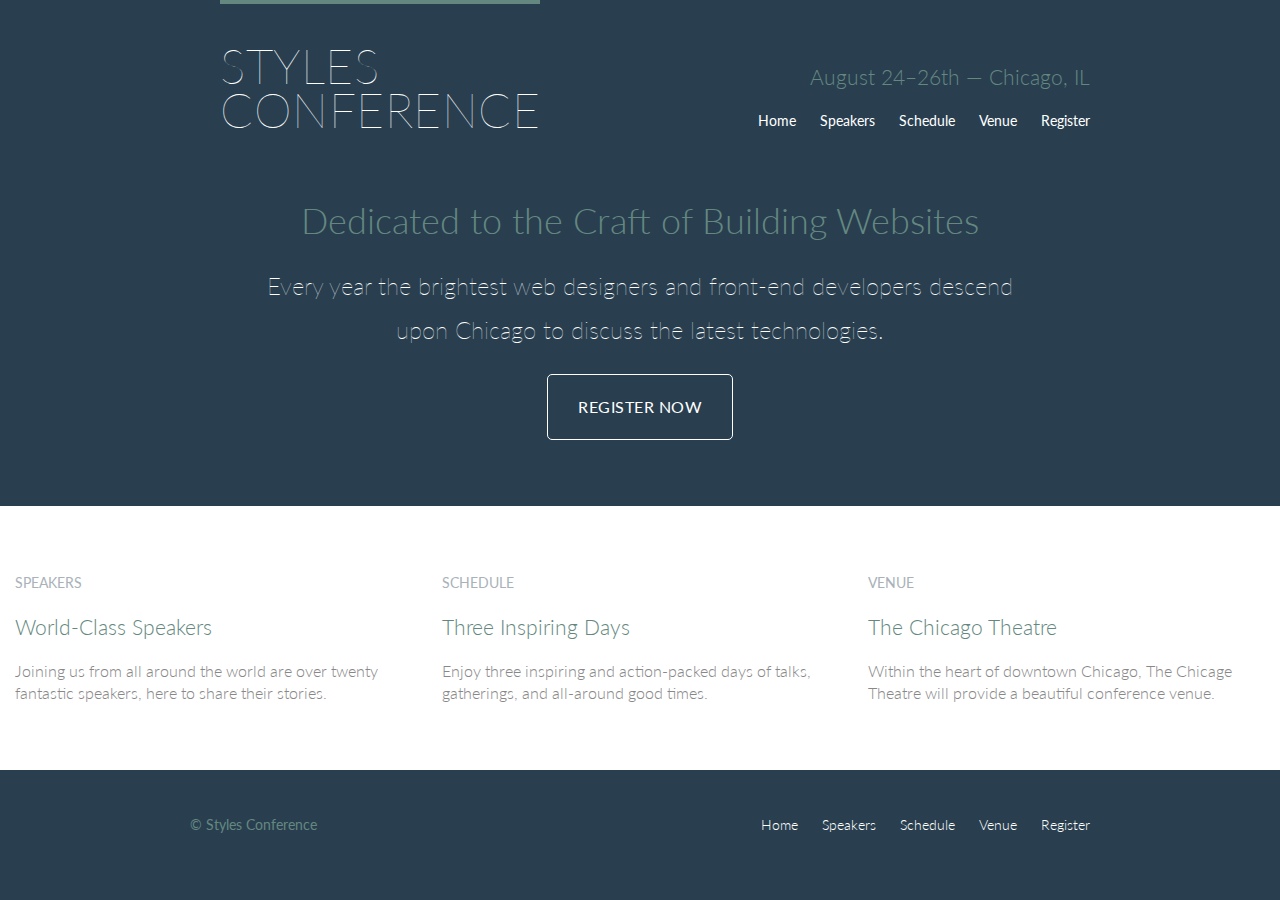
<file: frontend_prep/styles_conference_site/index.html>
<!DOCTYPE html>
<html lang="en">
<head>
  <meta charset="UTF-8">
  <title>Styles Conference</title>
  <link rel="stylesheet" href="assets/stylesheets/main.css">
  <link href='https://fonts.googleapis.com/css?family=Lato:400,300,100' rel='stylesheet' type='text/css'>
</head>
<body>

 <header class="primary-header container group">
   <section class="container"> 
     <h1 class="logo">
        <a href="index.html" >Styles <br> Conference</a>
     </h1>
   </section>
  
   <h3 class="tagline">August 24&ndash;26th &mdash; Chicago, IL</h3>
   
   <nav class="nav primary-nav">
     <ul>
       <li><a href="index.html">Home</a></li>
       <li><a href="speakers.html">Speakers</a></li>
       <li><a href="schedule.html">Schedule</a></li>
       <li><a href="venue.html">Venue</a> </li>
       <li><a href="register.html">Register</a></li>
     </ul>
   </nav>
   
 </header>
  
   <section class="hero container">
    <h2>Dedicated to the Craft of Building Websites</h2>
    <p>Every year the brightest web designers and front-end developers descend upon Chicago to discuss the latest technologies.</p>
    <a href="register.html" class="btn btn-alt">Register Now</a>
  </section>
  
  <section class="row">
    <section clas="grid">
  <!-- Speakers --> 
    <section class="teaser col-1-3">
      <a href="speakers.html">
        <h5>Speakers</h5>
        <h3>World-Class Speakers</h3>
      </a>
      <p>Joining us from all around the world are over twenty fantastic speakers, here to share their stories.</p>
    </section><!--
    Schedule
    --><section class="teaser col-1-3">
      <a href="schedule.html">
        <h5>Schedule</h5>
      <h3>Three Inspiring Days</h3>
      </a>
      <p>Enjoy three inspiring and action-packed days of talks, gatherings, and all-around good times.</p>
    </section><!--
    Venue
    --><section class="teaser col-1-3">
      <a href="venue.html">
        <h5>Venue</h5>
        <h3>The Chicago Theatre</h3>
      </a>
      <p>Within the heart of downtown Chicago, The Chicage Theatre will provide a beautiful conference venue.</p>
      </section>
    </section>
  </section>
  
  <footer class="primary-footer container group">
    <small>&copy; Styles Conference</small>
    <nav class="nav">
       <ul>
         <li><a href="index.html">Home</a></li>
         <li><a href="speakers.html">Speakers</a></li>
         <li><a href="schedule.html">Schedule</a></li>
         <li><a href="venue.html">Venue</a> </li>
         <li><a href="register.html">Register</a></li>
       </ul>
     </nav>
  </footer>
</body>
</html>
</file>
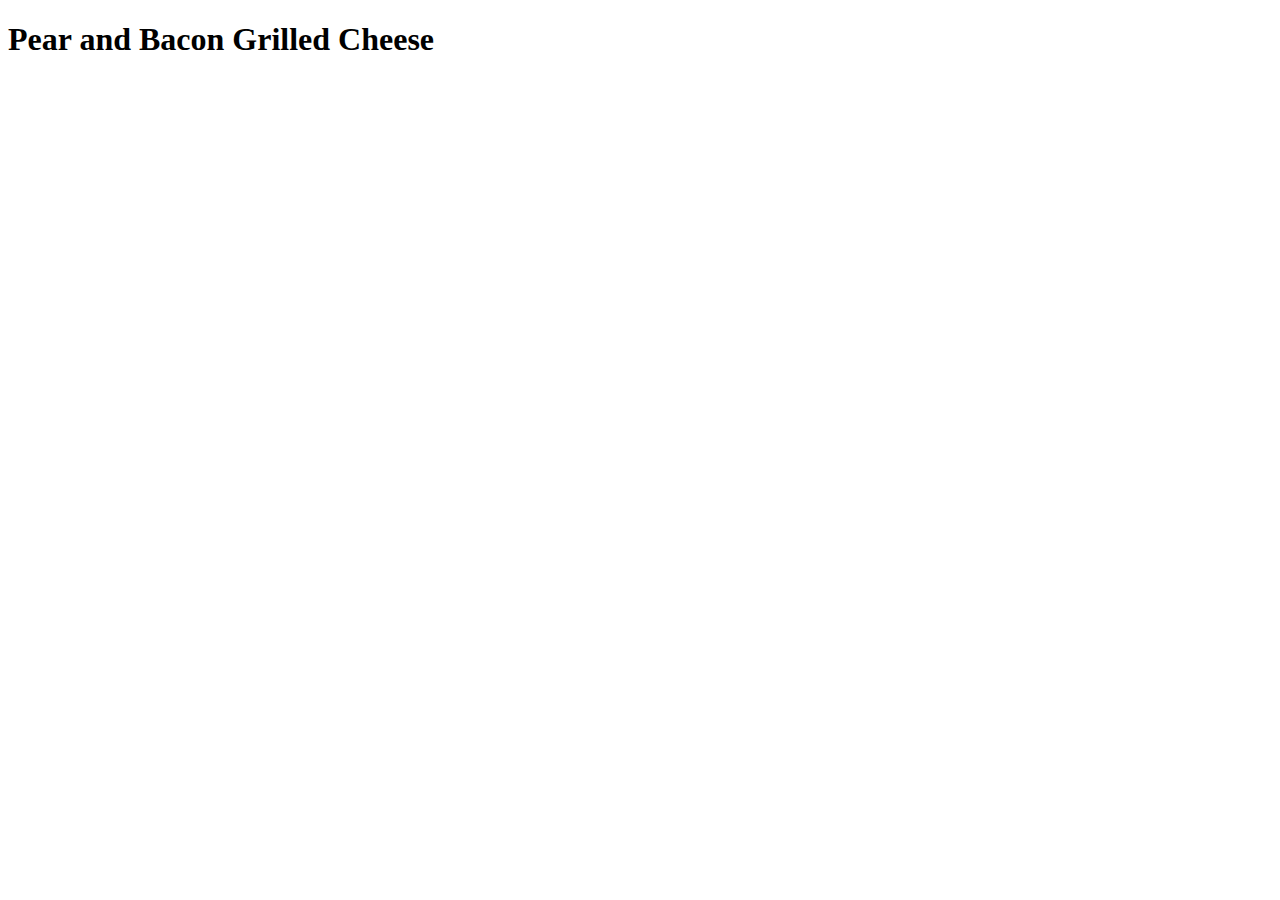
<file: frontend_prep/ex01.html>
<!DOCTYPE html>
<html lang="en">
<head>
  <meta charset="UTF-8">
  <title>Grilled Cheese Recipes</title>
</head>
<body>
 
  <h1>Pear and Bacon Grilled Cheese</h1>
  
</body>
</html>
</file>
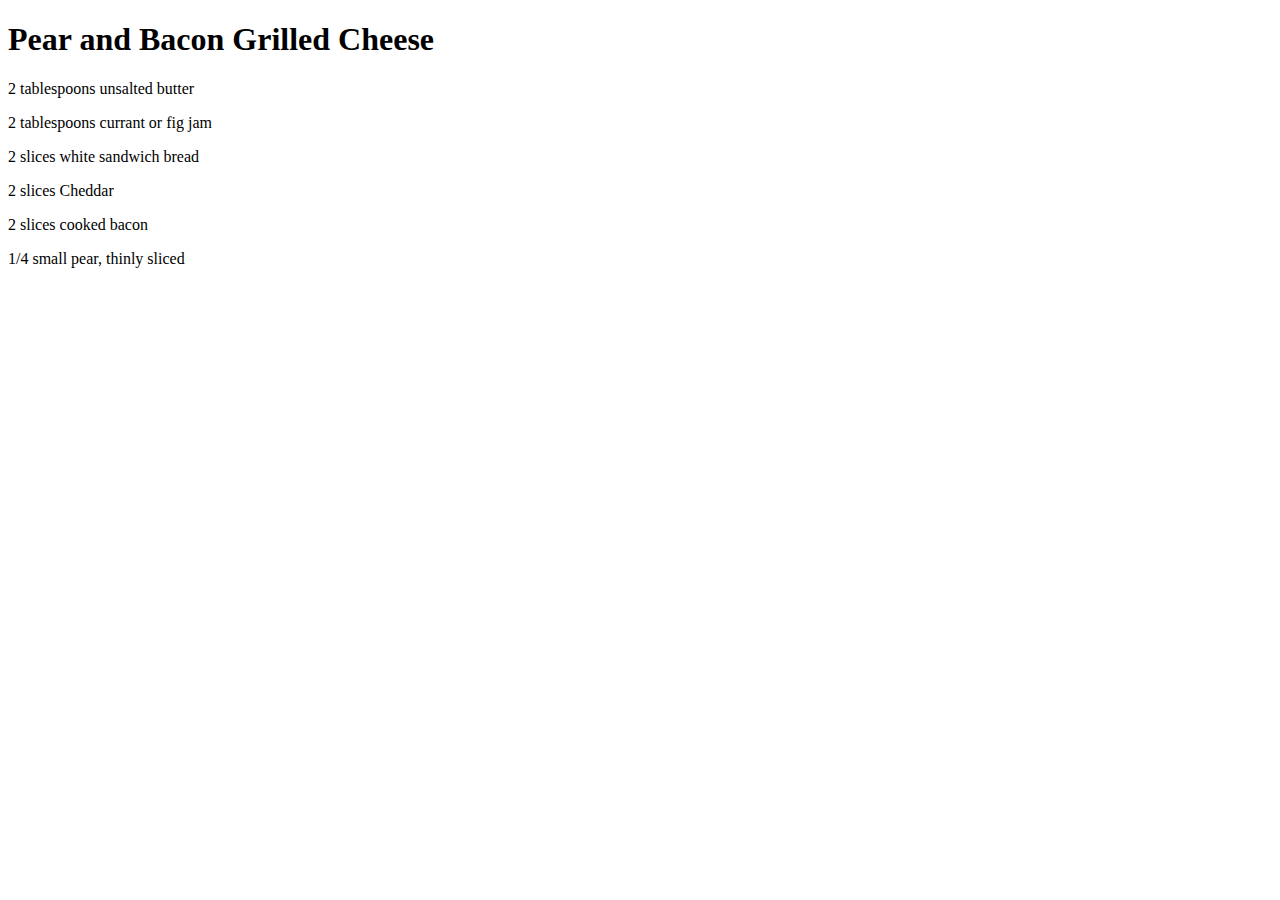
<file: frontend_prep/ex02.html>
<!DOCTYPE html>
<html lang="en">
<head>
  <meta charset="UTF-8">
  <title>Grilled Cheese Recipes</title>
</head>
<body>
 
  <h1>Pear and Bacon Grilled Cheese</h1>
  <p>2 tablespoons unsalted butter</p>
  <p>2 tablespoons currant or fig jam</p>
  <p>2 slices white sandwich bread</p>
  <p>2 slices Cheddar</p>
  <p>2 slices cooked bacon</p>
  <p>1/4 small pear, thinly sliced</p>
  
</body>
</html>
</file>
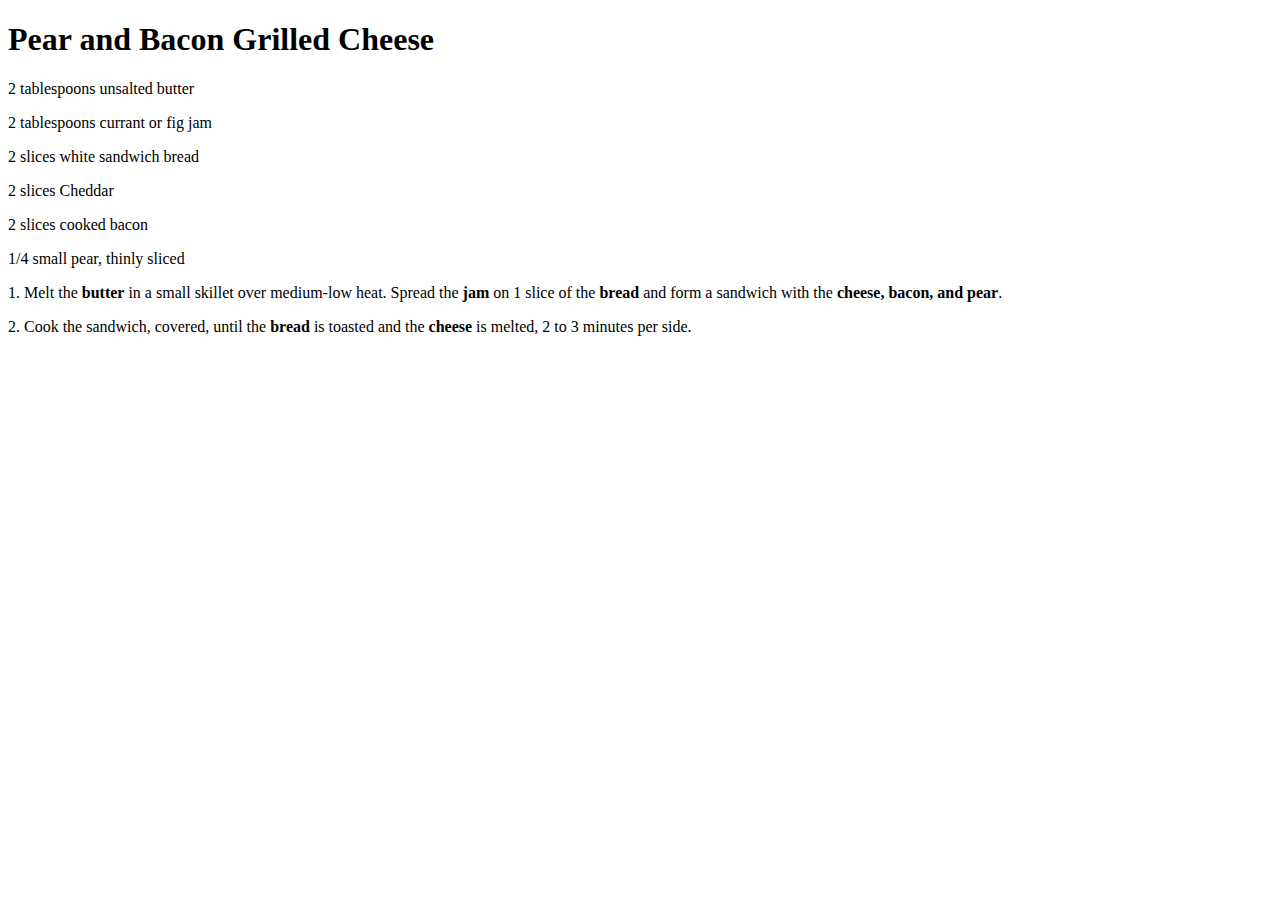
<file: frontend_prep/ex03.html>
<!DOCTYPE html>
<html lang="en">
<head>
  <meta charset="UTF-8">
  <title>Grilled Cheese Recipes</title>
</head>
<body>
 
  <h1>Pear and Bacon Grilled Cheese</h1>
  <p>2 tablespoons unsalted butter</p>
  <p>2 tablespoons currant or fig jam</p>
  <p>2 slices white sandwich bread</p>
  <p>2 slices Cheddar</p>
  <p>2 slices cooked bacon</p>
  <p>1/4 small pear, thinly sliced</p>
   <p>
     1. Melt the <strong>butter</strong> in a small skillet over medium-low heat. 
     Spread the <strong>jam</strong> on 1 slice of the <strong>bread</strong> and form a sandwich 
     with the <strong>cheese, bacon, and pear</strong>.
  </p>
  
  <p>
    2. Cook the sandwich, covered, until the <strong>bread</strong> is toasted 
    and the <strong>cheese</strong> is melted, 2 to 3 minutes per side.
  </p>
</body>
</html>
</file>
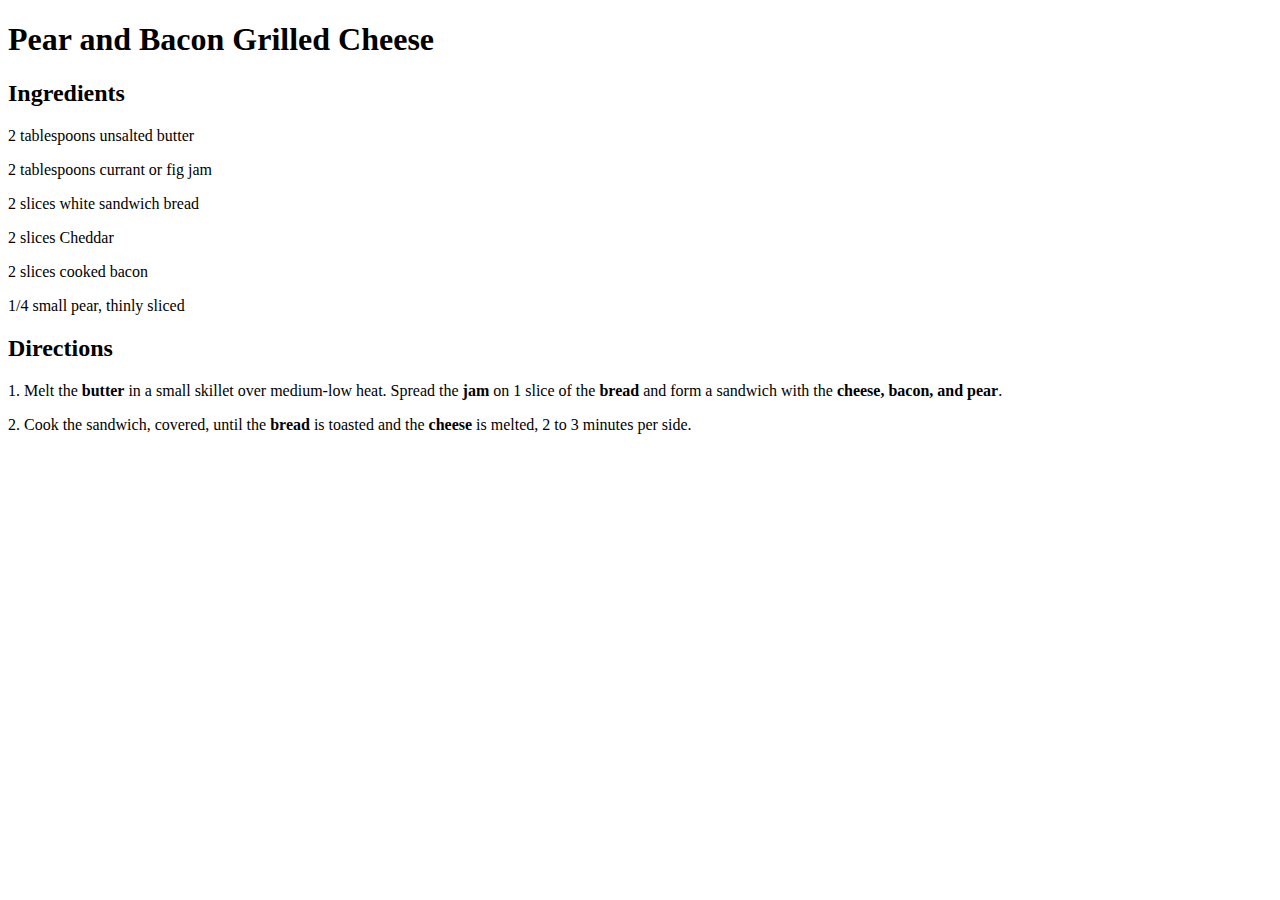
<file: frontend_prep/ex04.html>
<!DOCTYPE html>
<html lang="en">
<head>
  <meta charset="UTF-8">
  <title>Grilled Cheese Recipes</title>
</head>
<body>
 
  <h1>Pear and Bacon Grilled Cheese</h1>
  <h2>Ingredients</h2>
  <p>2 tablespoons unsalted butter</p>
  <p>2 tablespoons currant or fig jam</p>
  <p>2 slices white sandwich bread</p>
  <p>2 slices Cheddar</p>
  <p>2 slices cooked bacon</p>
  <p>1/4 small pear, thinly sliced</p>
  <h2>Directions</h2>
   <p>
     1. Melt the <strong>butter</strong> in a small skillet over medium-low heat. 
     Spread the <strong>jam</strong> on 1 slice of the <strong>bread</strong> and form a sandwich 
     with the <strong>cheese, bacon, and pear</strong>.
  </p>
  
  <p>
    2. Cook the sandwich, covered, until the <strong>bread</strong> is toasted 
    and the <strong>cheese</strong> is melted, 2 to 3 minutes per side.
  </p>
</body>
</html>
</file>
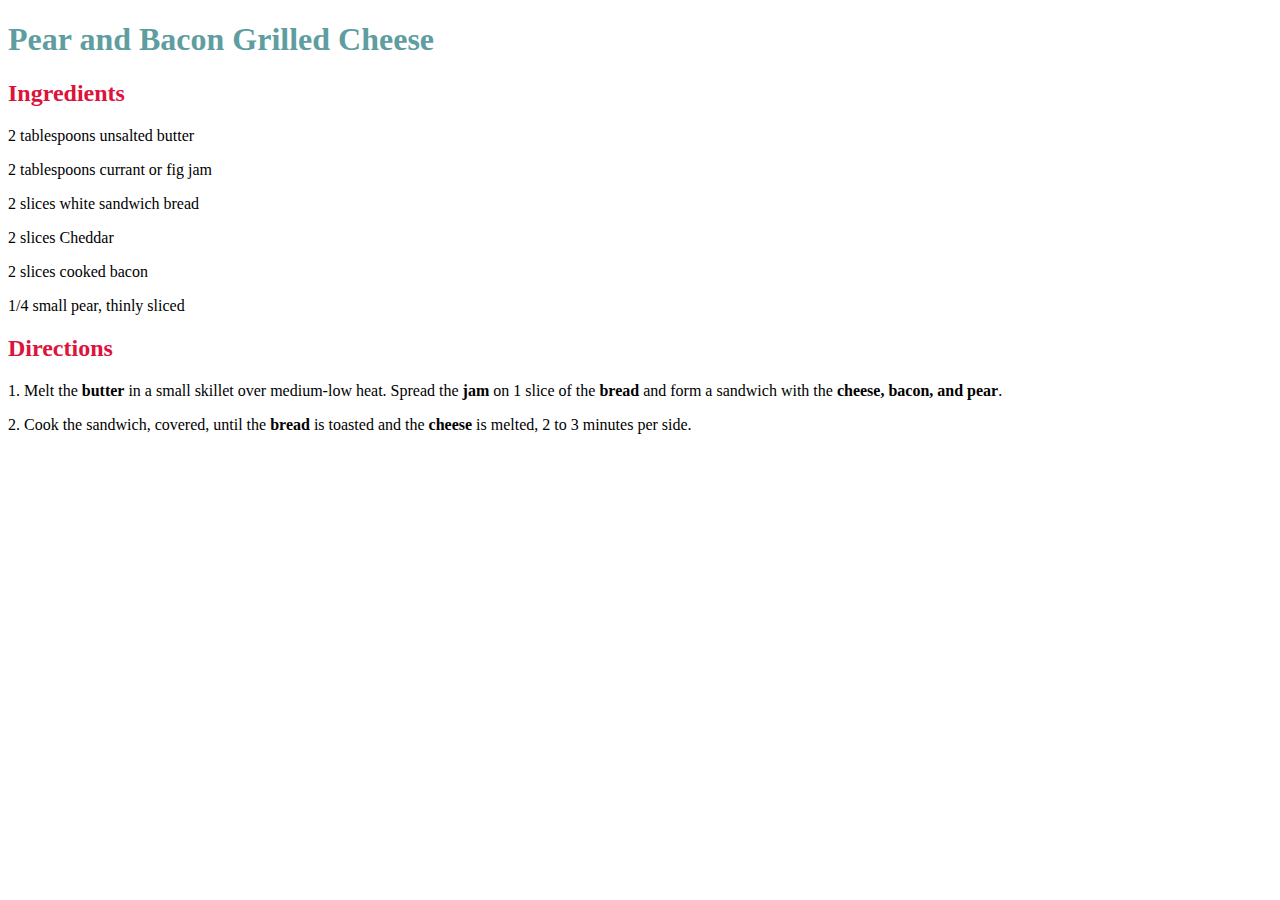
<file: frontend_prep/ex05.html>
<!DOCTYPE html>
<html lang="en">
<head>
  <meta charset="UTF-8">
  <title>Grilled Cheese Recipes</title>
</head>
<body>
 
  <h1 style="color: cadetblue;">Pear and Bacon Grilled Cheese</h1>
  <h2 style="color: crimson;">Ingredients</h2>
  <p>2 tablespoons unsalted butter</p>
  <p>2 tablespoons currant or fig jam</p>
  <p>2 slices white sandwich bread</p>
  <p>2 slices Cheddar</p>
  <p>2 slices cooked bacon</p>
  <p>1/4 small pear, thinly sliced</p>
  <h2 style="color: crimson;">Directions</h2>
   <p>
     1. Melt the <strong>butter</strong> in a small skillet over medium-low heat. 
     Spread the <strong>jam</strong> on 1 slice of the <strong>bread</strong> and form a sandwich 
     with the <strong>cheese, bacon, and pear</strong>.
  </p>
  
  <p>
    2. Cook the sandwich, covered, until the <strong>bread</strong> is toasted 
    and the <strong>cheese</strong> is melted, 2 to 3 minutes per side.
  </p>
</body>
</html>
</file>
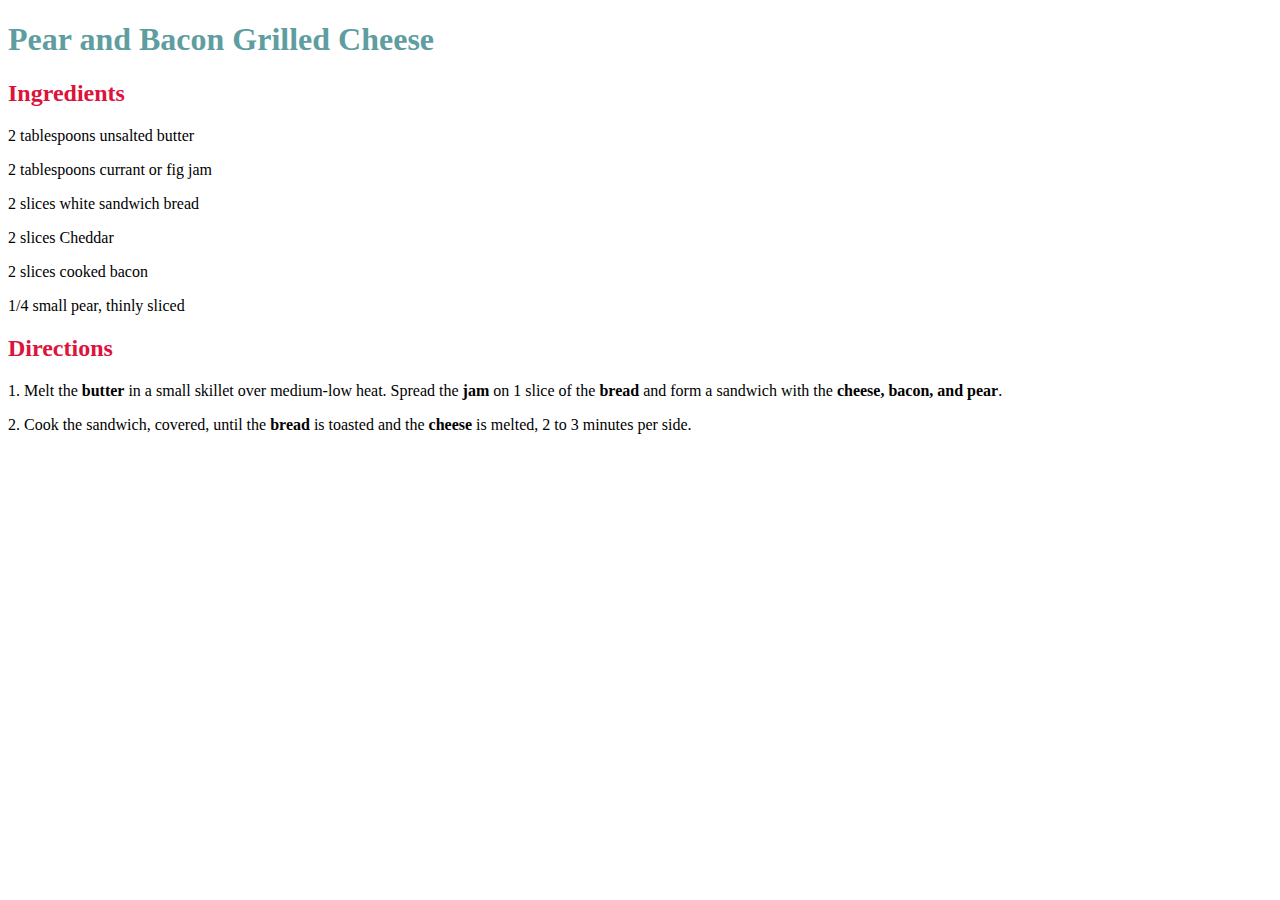
<file: frontend_prep/ex06.html>
<!DOCTYPE html>
<html lang="en">
<head>
  <meta charset="UTF-8">
  <title>Grilled Cheese Recipes</title>
  <style>
    h1 {
      color: cadetblue;
    }
    
    h2 {
      color: crimson;
    }
  </style>
</head>
<body>
 
  <h1>Pear and Bacon Grilled Cheese</h1>
  <h2>Ingredients</h2>
  <p>2 tablespoons unsalted butter</p>
  <p>2 tablespoons currant or fig jam</p>
  <p>2 slices white sandwich bread</p>
  <p>2 slices Cheddar</p>
  <p>2 slices cooked bacon</p>
  <p>1/4 small pear, thinly sliced</p>
  <h2>Directions</h2>
   <p>
     1. Melt the <strong>butter</strong> in a small skillet over medium-low heat. 
     Spread the <strong>jam</strong> on 1 slice of the <strong>bread</strong> and form a sandwich 
     with the <strong>cheese, bacon, and pear</strong>.
  </p>
  
  <p>
    2. Cook the sandwich, covered, until the <strong>bread</strong> is toasted 
    and the <strong>cheese</strong> is melted, 2 to 3 minutes per side.
  </p>
</body>
</html>
</file>
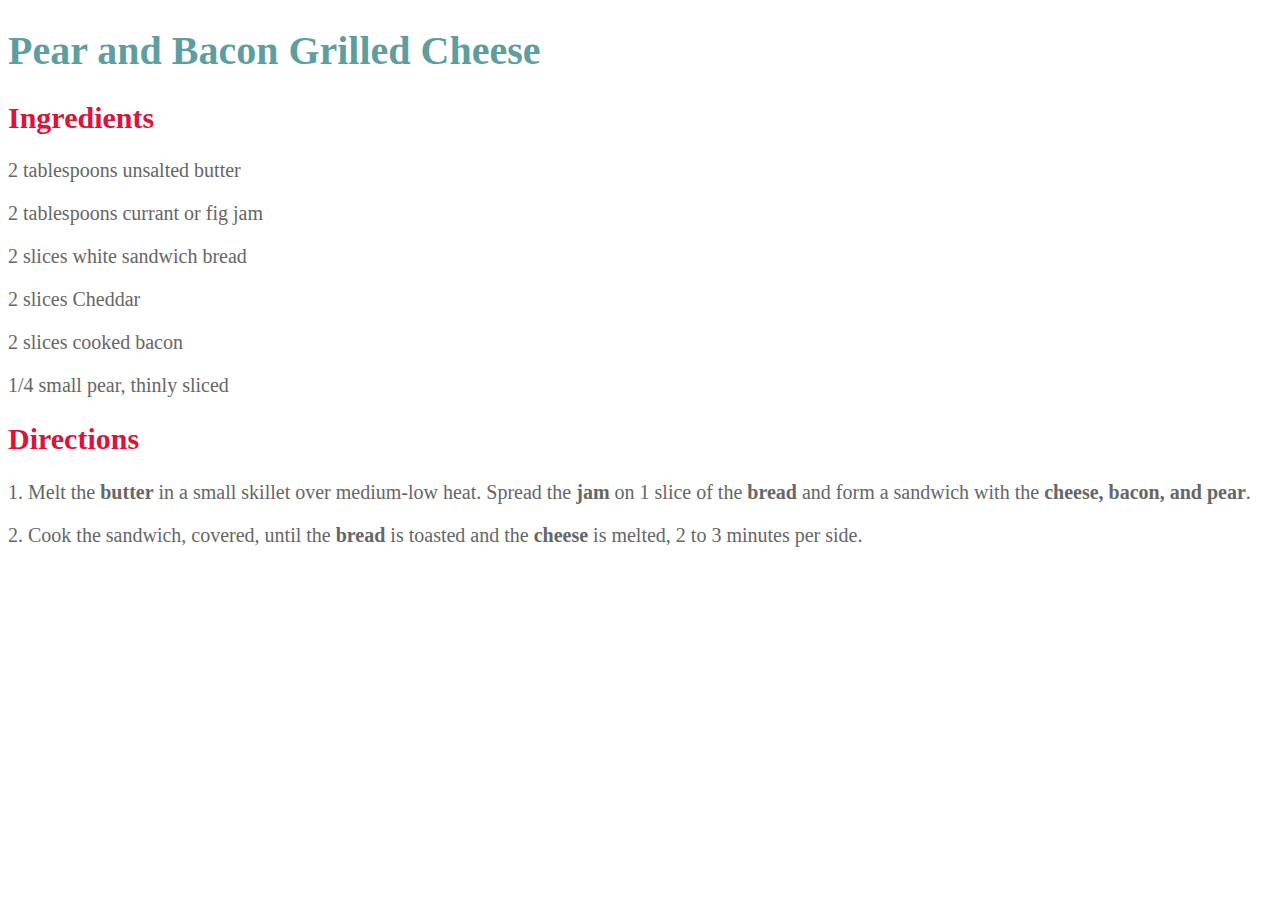
<file: frontend_prep/ex07.html>
<!DOCTYPE html>
<html lang="en">
<head>
  <meta charset="UTF-8">
  <title>Grilled Cheese Recipes</title>
  <style>
    body {
      font-size: 20px;
      color: #666;
    }
    
    h1 {
      color: cadetblue;
    }
    
    h2 {
      color: crimson;
    }
  </style>
</head>
<body>
 
  <h1>Pear and Bacon Grilled Cheese</h1>
  <h2>Ingredients</h2>
  <p>2 tablespoons unsalted butter</p>
  <p>2 tablespoons currant or fig jam</p>
  <p>2 slices white sandwich bread</p>
  <p>2 slices Cheddar</p>
  <p>2 slices cooked bacon</p>
  <p>1/4 small pear, thinly sliced</p>
  <h2>Directions</h2>
   <p>
     1. Melt the <strong>butter</strong> in a small skillet over medium-low heat. 
     Spread the <strong>jam</strong> on 1 slice of the <strong>bread</strong> and form a sandwich 
     with the <strong>cheese, bacon, and pear</strong>.
  </p>
  
  <p>
    2. Cook the sandwich, covered, until the <strong>bread</strong> is toasted 
    and the <strong>cheese</strong> is melted, 2 to 3 minutes per side.
  </p>
</body>
</html>
</file>
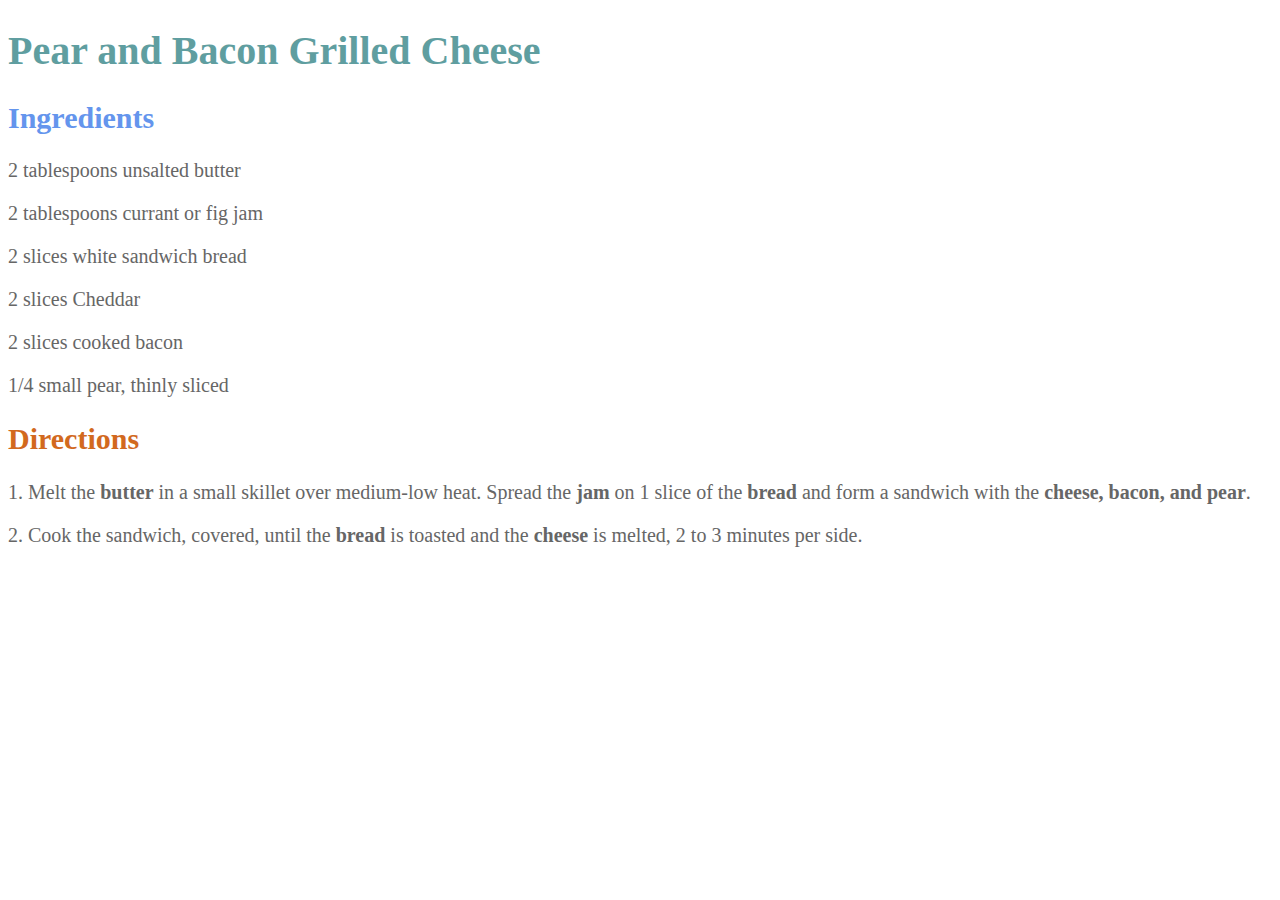
<file: frontend_prep/ex08.html>
<!DOCTYPE html>
<html lang="en">
<head>
  <meta charset="UTF-8">
  <title>Grilled Cheese Recipes</title>
  <style>
    body {
      font-size: 20px;
      color: #666;
    }
    
    h1 {
      color: cadetblue;
    }
    
    h2 {
      color: crimson;
    }
    
    #ingredients {
      color: cornflowerblue;
    }
    
    #directions {
      color: chocolate;
    }
  </style>
</head>
<body>
 
  <h1>Pear and Bacon Grilled Cheese</h1>
  <h2 id="ingredients">Ingredients</h2>
  <p>2 tablespoons unsalted butter</p>
  <p>2 tablespoons currant or fig jam</p>
  <p>2 slices white sandwich bread</p>
  <p>2 slices Cheddar</p>
  <p>2 slices cooked bacon</p>
  <p>1/4 small pear, thinly sliced</p>
  <h2 id="directions">Directions</h2>
   <p>
     1. Melt the <strong>butter</strong> in a small skillet over medium-low heat. 
     Spread the <strong>jam</strong> on 1 slice of the <strong>bread</strong> and form a sandwich 
     with the <strong>cheese, bacon, and pear</strong>.
  </p>
  
  <p>
    2. Cook the sandwich, covered, until the <strong>bread</strong> is toasted 
    and the <strong>cheese</strong> is melted, 2 to 3 minutes per side.
  </p>
</body>
</html>
</file>
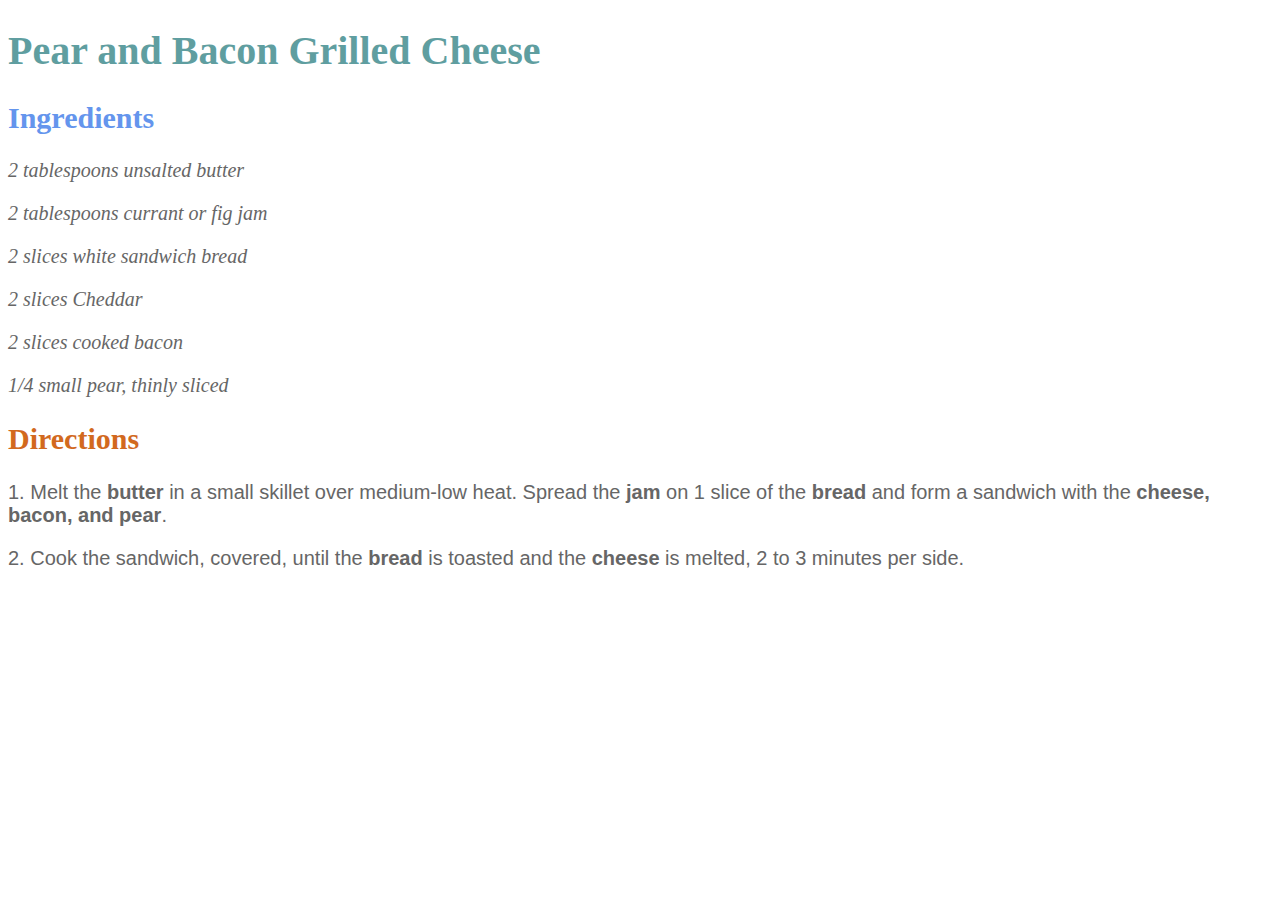
<file: frontend_prep/ex09.html>
<!DOCTYPE html>
<html lang="en">
<head>
  <meta charset="UTF-8">
  <title>Grilled Cheese Recipes</title>
  <style>
    body {
      font-size: 20px;
      color: #666;
    }
    
    h1 {
      color: cadetblue;
    }
    
    h2 {
      color: crimson;
    }
    
    #ingredients {
      color: cornflowerblue;
    }
    
    .ingredients-list {
      font-style: italic;
    }
    
    #directions {
      color: chocolate;
    }
    
    .directions-copy {
      font-family: sans-serif;
    }
  </style>
</head>
<body>
 
  <h1>Pear and Bacon Grilled Cheese</h1>
  <h2 id="ingredients">Ingredients</h2>
  <section class="ingredients-list">
    <p>2 tablespoons unsalted butter</p>
    <p>2 tablespoons currant or fig jam</p>
    <p>2 slices white sandwich bread</p>
    <p>2 slices Cheddar</p>
    <p>2 slices cooked bacon</p>
    <p>1/4 small pear, thinly sliced</p>
  </section>
  <h2 id="directions">Directions</h2>
  <section class="directions-copy">
      <p>
       1. Melt the <strong>butter</strong> in a small skillet over medium-low heat. 
       Spread the <strong>jam</strong> on 1 slice of the <strong>bread</strong> and form a sandwich 
       with the <strong>cheese, bacon, and pear</strong>.
    </p>
  
    <p>
      2. Cook the sandwich, covered, until the <strong>bread</strong> is toasted 
      and the <strong>cheese</strong> is melted, 2 to 3 minutes per side.
    </p>
  </section>
  

</body>
</html>
</file>
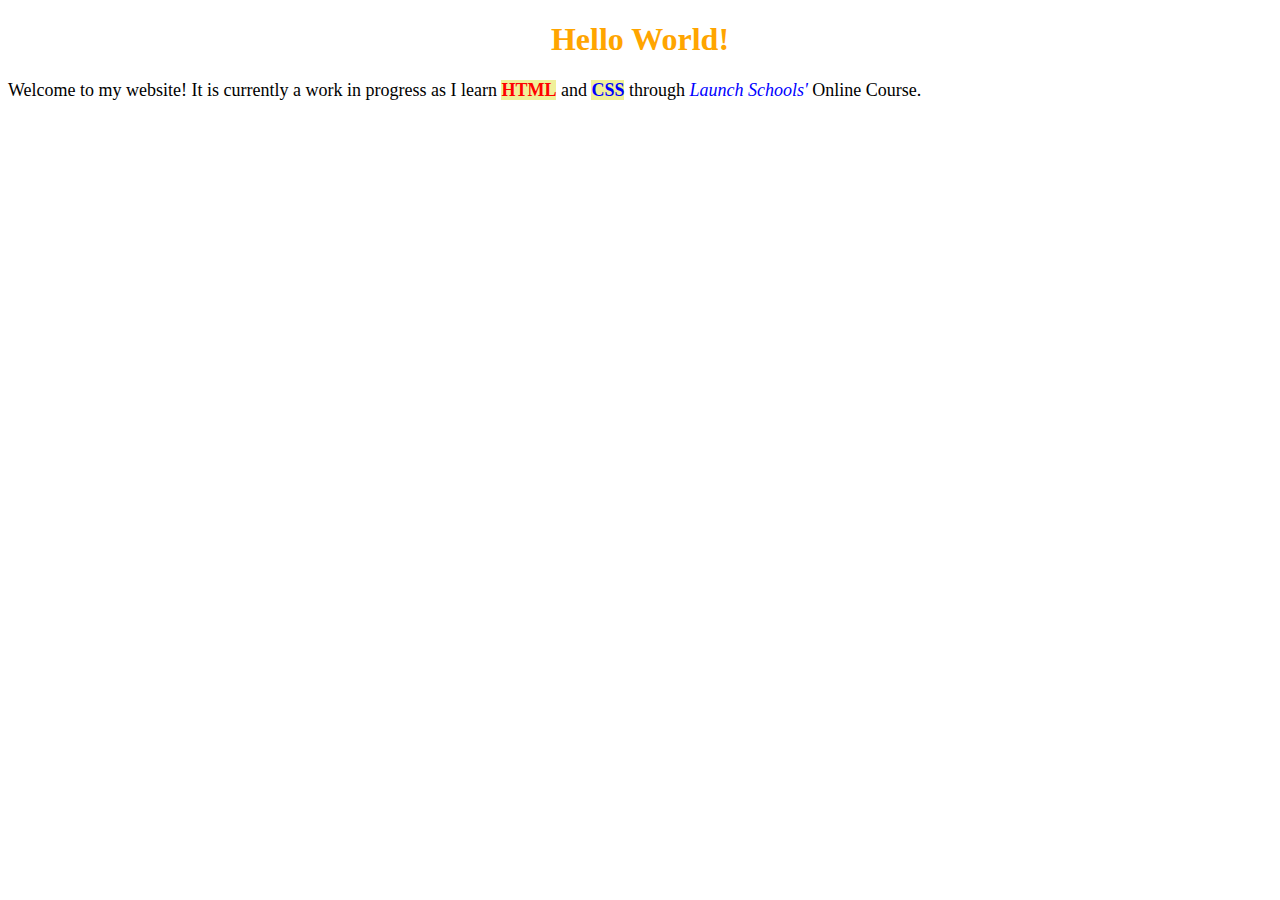
<file: frontend_prep/hello.html>
<!DOCTYPE html>
<html lang="en">
<head>
  <meta charset="UTF-8">
  <title>Welcome!</title>
  <link rel="stylesheet" href="style.css">
</head>
<body>
  <h1>Hello World!</h1>
  <div>
    <p id="intro">
      Welcome to my website!  It is currently a work in progress as I       learn <strong class="highlight red">HTML</strong> and <strong class="highlight blue">CSS</strong> through           <em class="highlight blue green">Launch Schools'</em> Online Course.
    </p>
  </div>
  
</body>
</html>
</file>
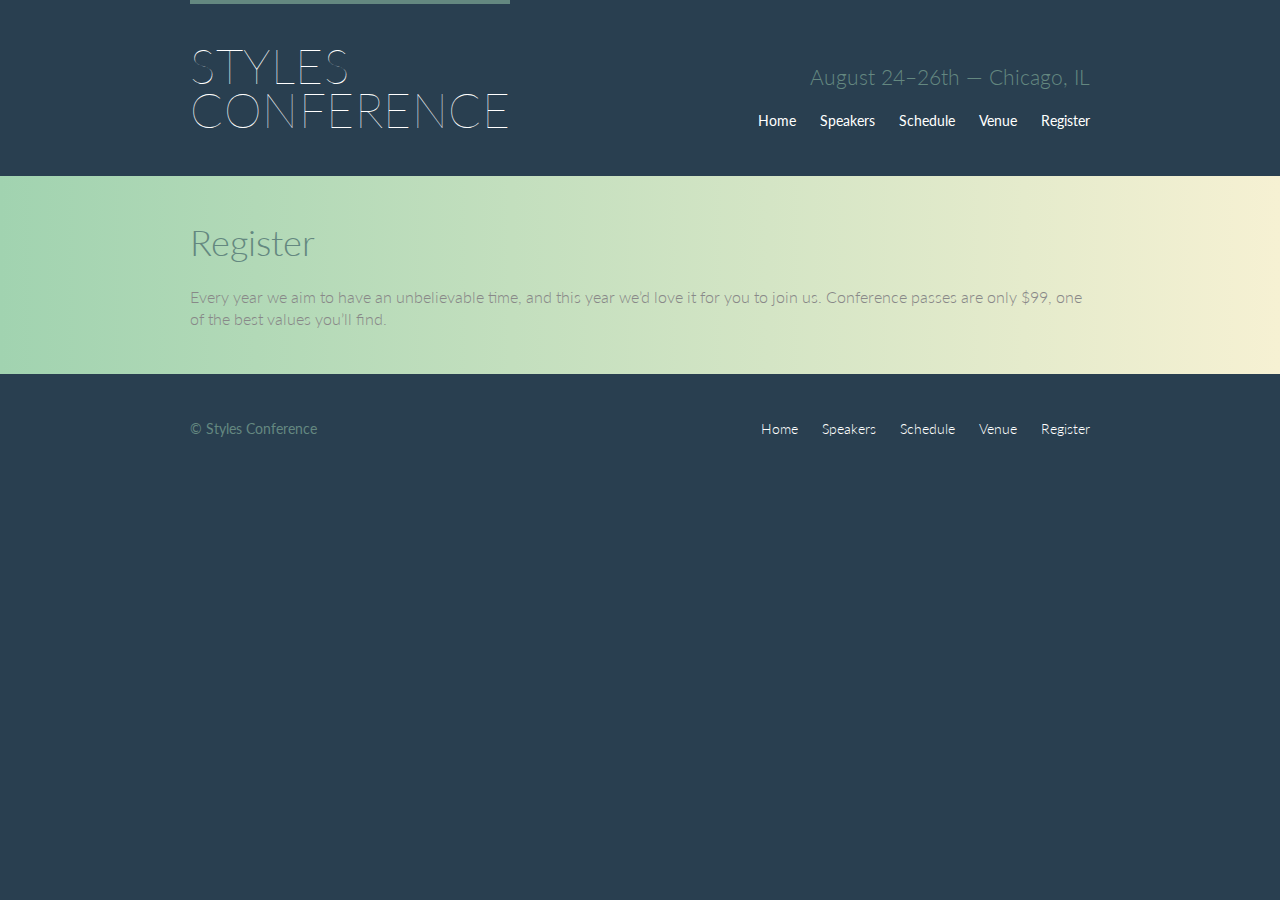
<file: frontend_prep/styles_conference_site/register.html>
<!DOCTYPE html>
<html lang="en">

  <head>
    <meta charset="utf-8">
    <title>Register | Styles Conference</title>
    <link rel="stylesheet" href="assets/stylesheets/main.css">
    <link rel="stylesheet" href="http://fonts.googleapis.com/css?family=Lato:100,300,400">
  </head>

  <body>

    <!-- Header -->

    <header class="primary-header container group">

      <h1 class="logo">
        <a href="index.html">Styles <br> Conference</a>
      </h1>

      <h3 class="tagline">August 24&ndash;26th &mdash; Chicago, IL</h3>

      <nav class="nav primary-nav">
       <ul>
         <li><a href="index.html">Home</a></li>
         <li><a href="speakers.html">Speakers</a></li>
         <li><a href="schedule.html">Schedule</a></li>
         <li><a href="venue.html">Venue</a> </li>
         <li><a href="register.html">Register</a></li>
       </ul>
     </nav>

    </header>

    <!-- Lead -->

    <section class="row-alt">
      <div class="lead container">

        <h1>Register</h1>

        <p>Every year we aim to have an unbelievable time, and this year we&#8217;d love it for you to join us. Conference passes are only $99, one of the best values you&#8217;ll find.</p>

      </div>
    </section>

    <!-- Footer -->

    <footer class="primary-footer container group">

      <small>&copy; Styles Conference</small>

      <nav class="nav">
       <ul>
         <li><a href="index.html">Home</a></li>
         <li><a href="speakers.html">Speakers</a></li>
         <li><a href="schedule.html">Schedule</a></li>
         <li><a href="venue.html">Venue</a> </li>
         <li><a href="register.html">Register</a></li>
       </ul>
     </nav>

    </footer>

  </body>
</html>
</file>
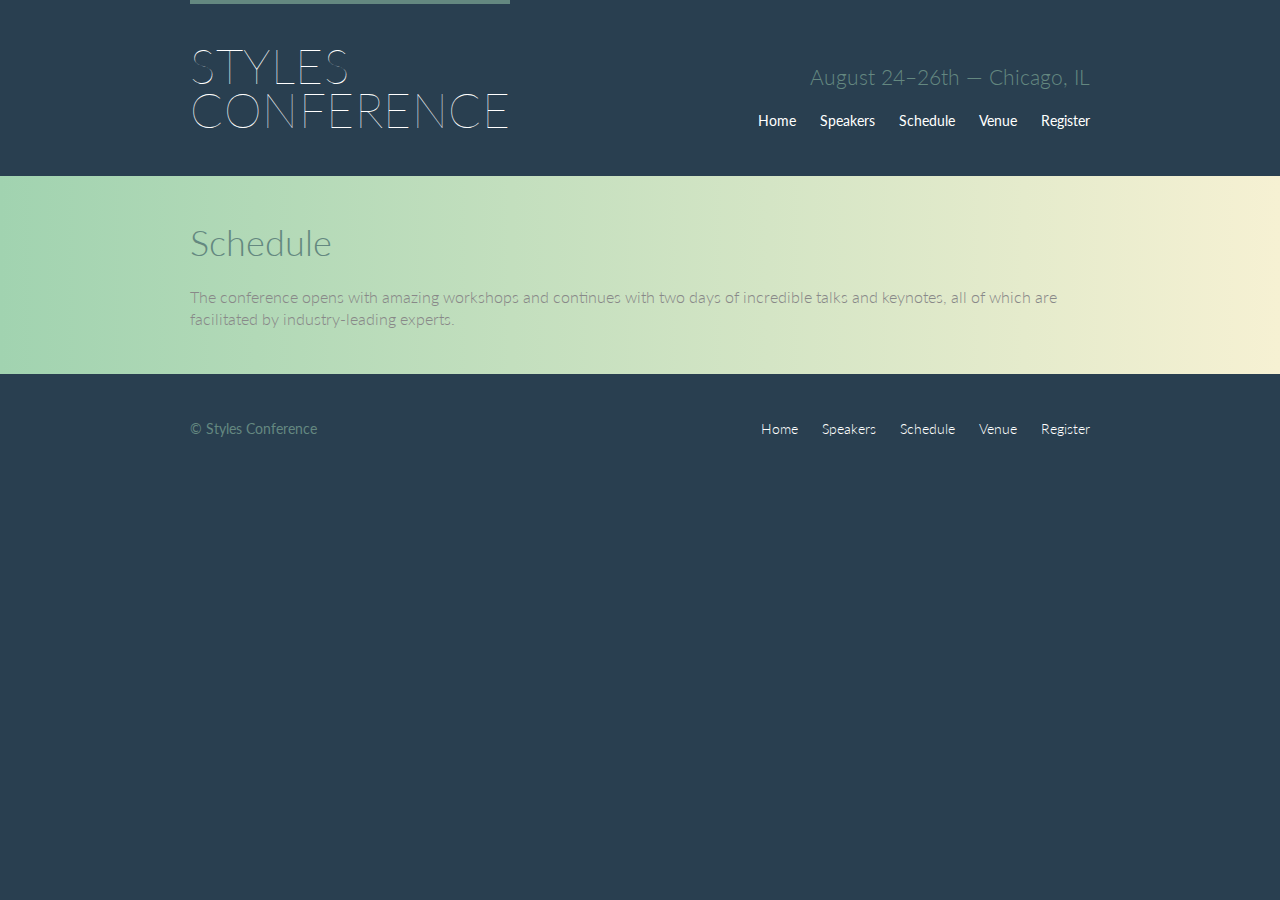
<file: frontend_prep/styles_conference_site/schedule.html>
<!DOCTYPE html>
<html lang="en">

  <head>
    <meta charset="utf-8">
    <title>Schedule | Styles Conference</title>
    <link rel="stylesheet" href="assets/stylesheets/main.css">
    <link rel="stylesheet" href="http://fonts.googleapis.com/css?family=Lato:100,300,400">
  </head>

  <body>
    <!-- Header -->
    <header class="primary-header container group">
      <h1 class="logo">
        <a href="index.html">Styles <br> Conference</a>
      </h1>
      <h3 class="tagline">August 24&ndash;26th &mdash; Chicago, IL</h3>
      <nav class="nav primary-nav">
         <ul>
           <li><a href="index.html">Home</a></li>
           <li><a href="speakers.html">Speakers</a></li>
           <li><a href="schedule.html">Schedule</a></li>
           <li><a href="venue.html">Venue</a> </li>
           <li><a href="register.html">Register</a></li>
         </ul>
      </nav>
    </header>

    <!-- Lead -->

    <section class="row-alt">
      <div class="lead container">

        <h1>Schedule</h1>

        <p>The conference opens with amazing workshops and continues with two days of incredible talks and keynotes, all of which are facilitated by industry-leading experts.</p>

      </div>
    </section>

    <!-- Footer -->

    <footer class="primary-footer container group">

      <small>&copy; Styles Conference</small>

      <nav class="nav">
       <ul>
         <li><a href="index.html">Home</a></li>
         <li><a href="speakers.html">Speakers</a></li>
         <li><a href="schedule.html">Schedule</a></li>
         <li><a href="venue.html">Venue</a> </li>
         <li><a href="register.html">Register</a></li>
       </ul>
     </nav>

    </footer>

  </body>
</html>
</file>
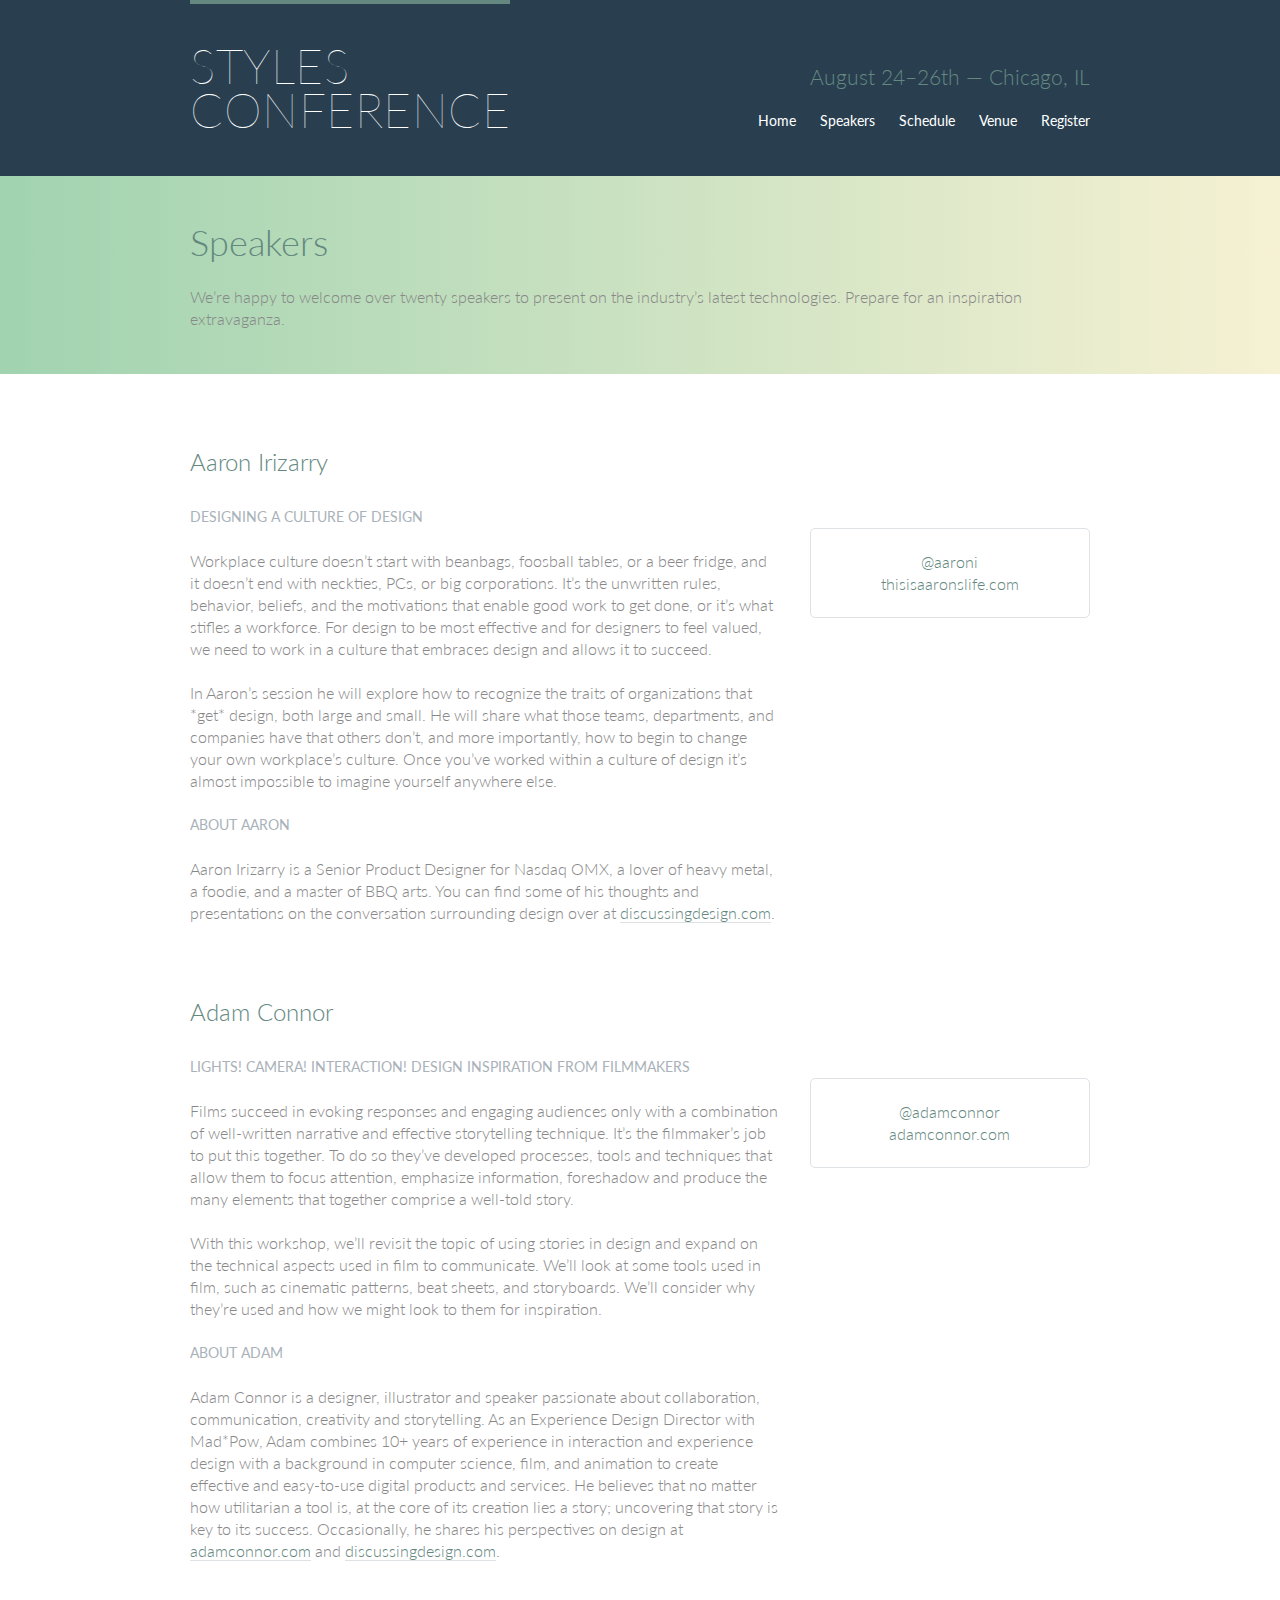
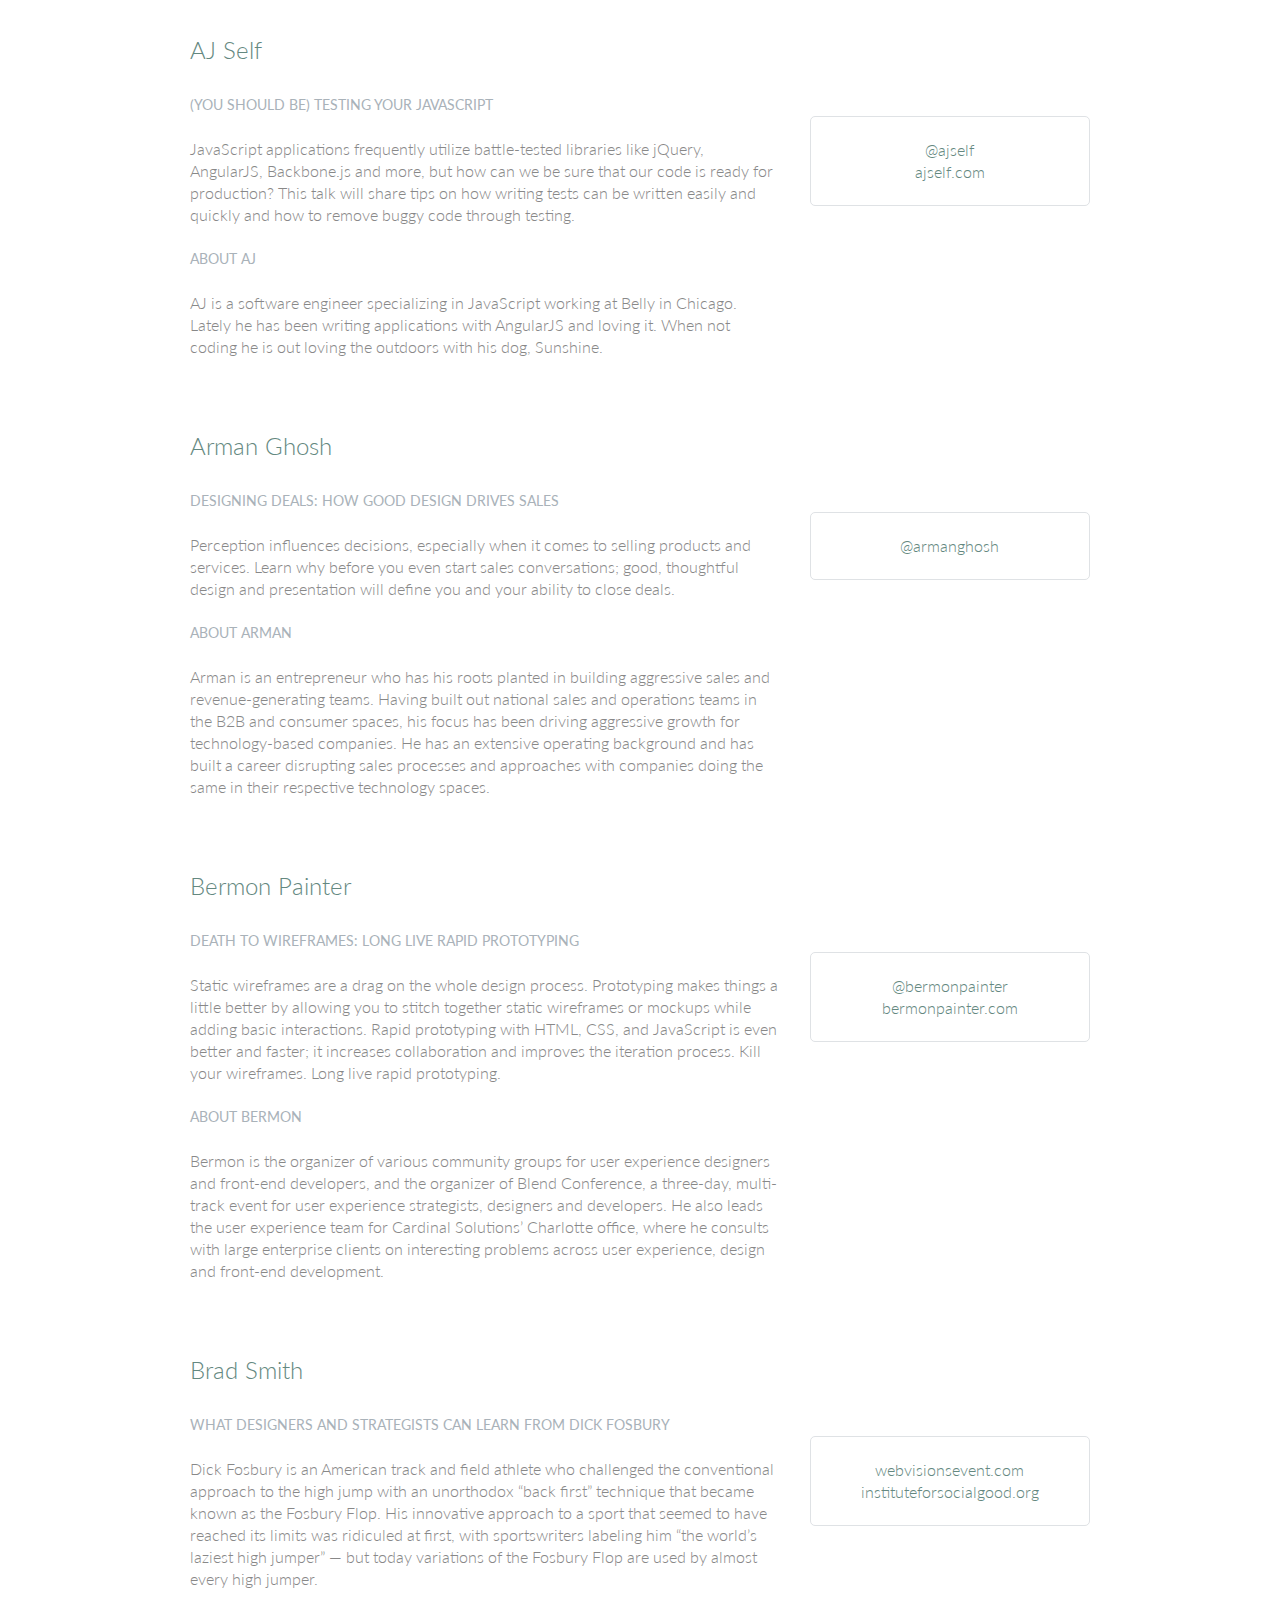
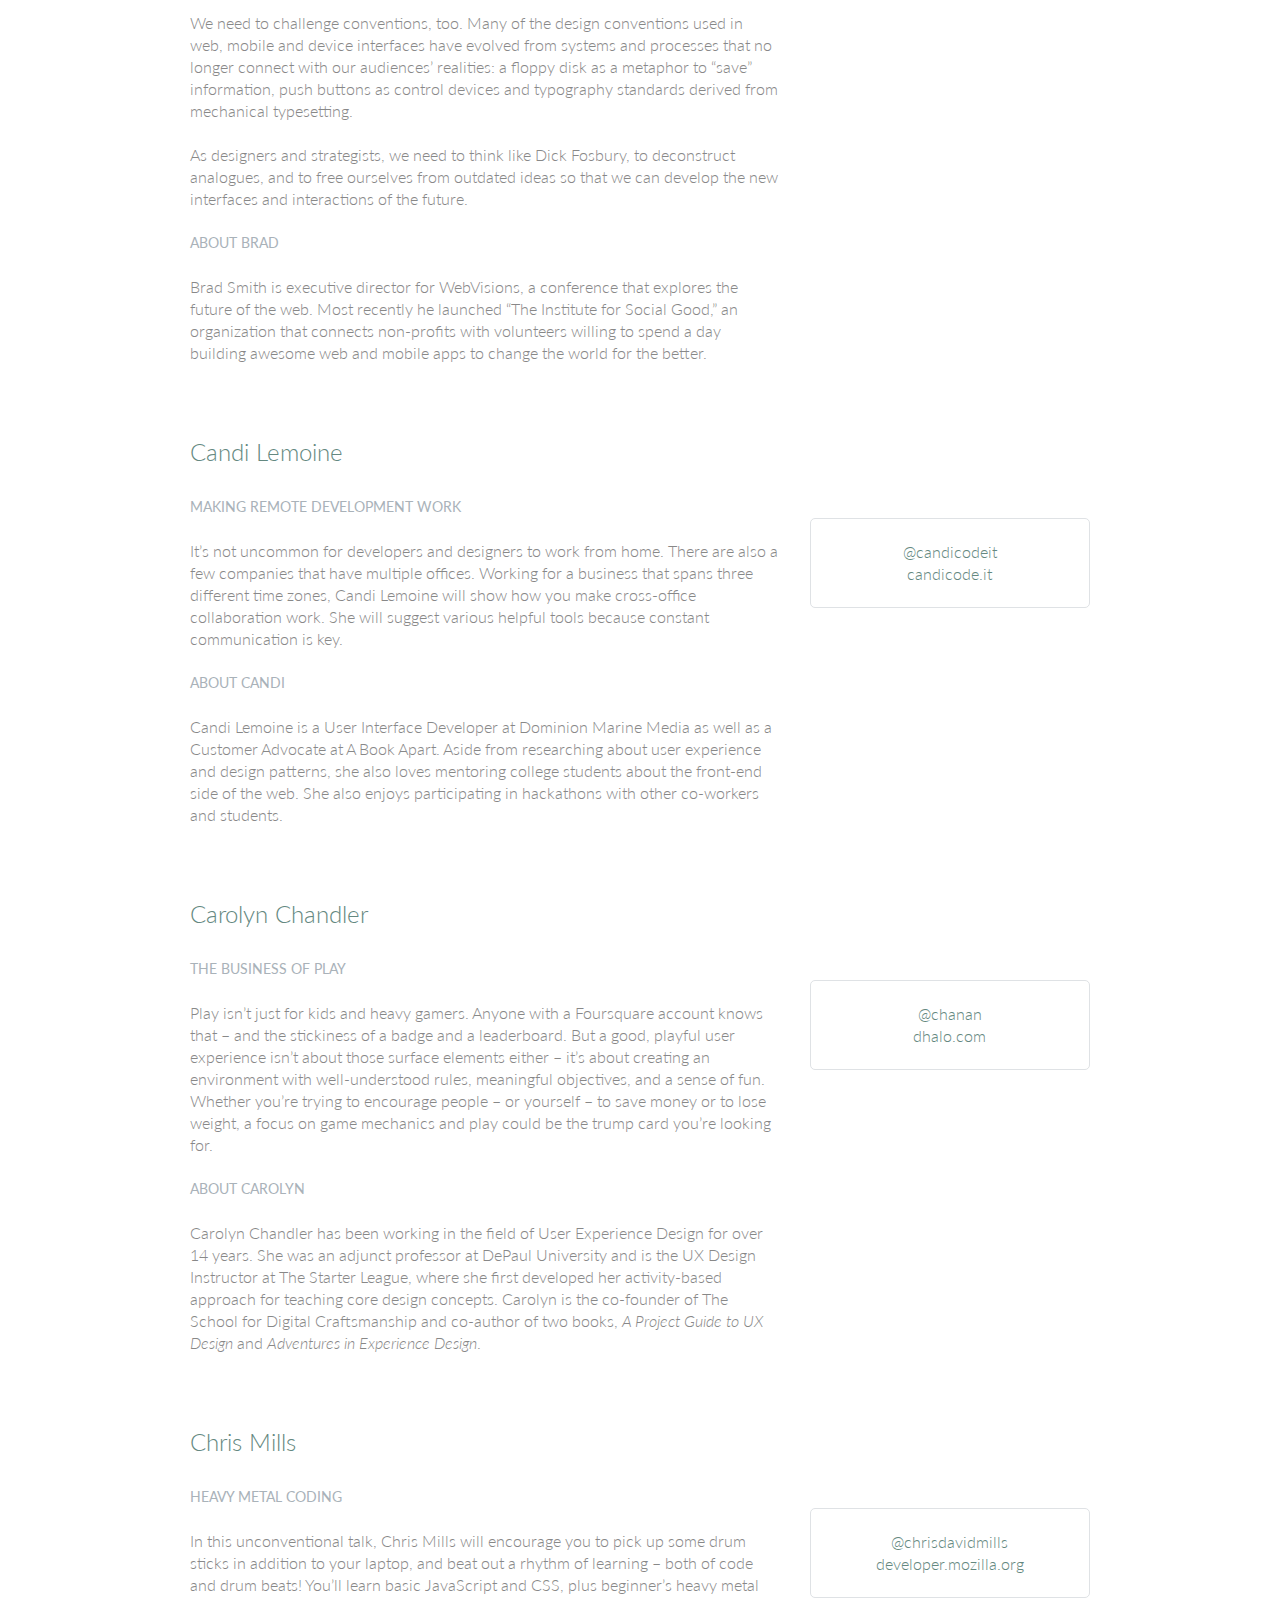
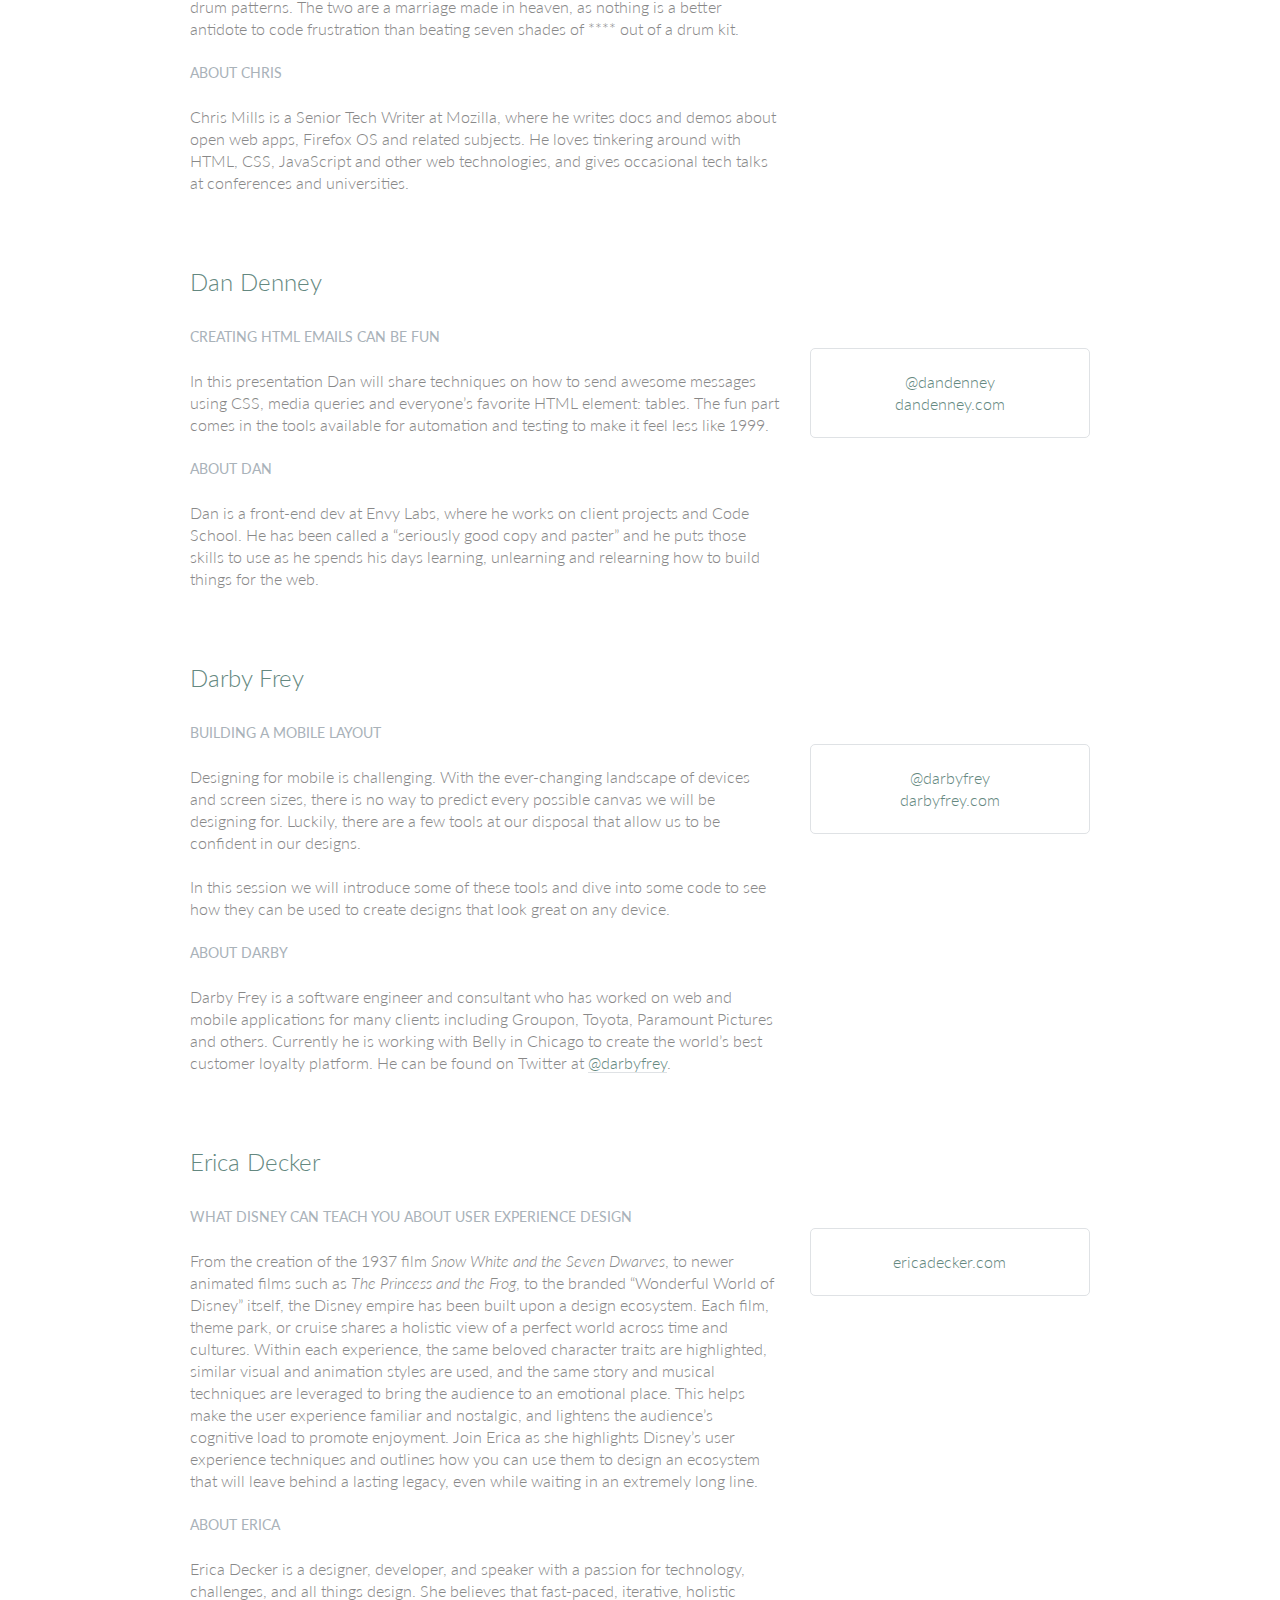
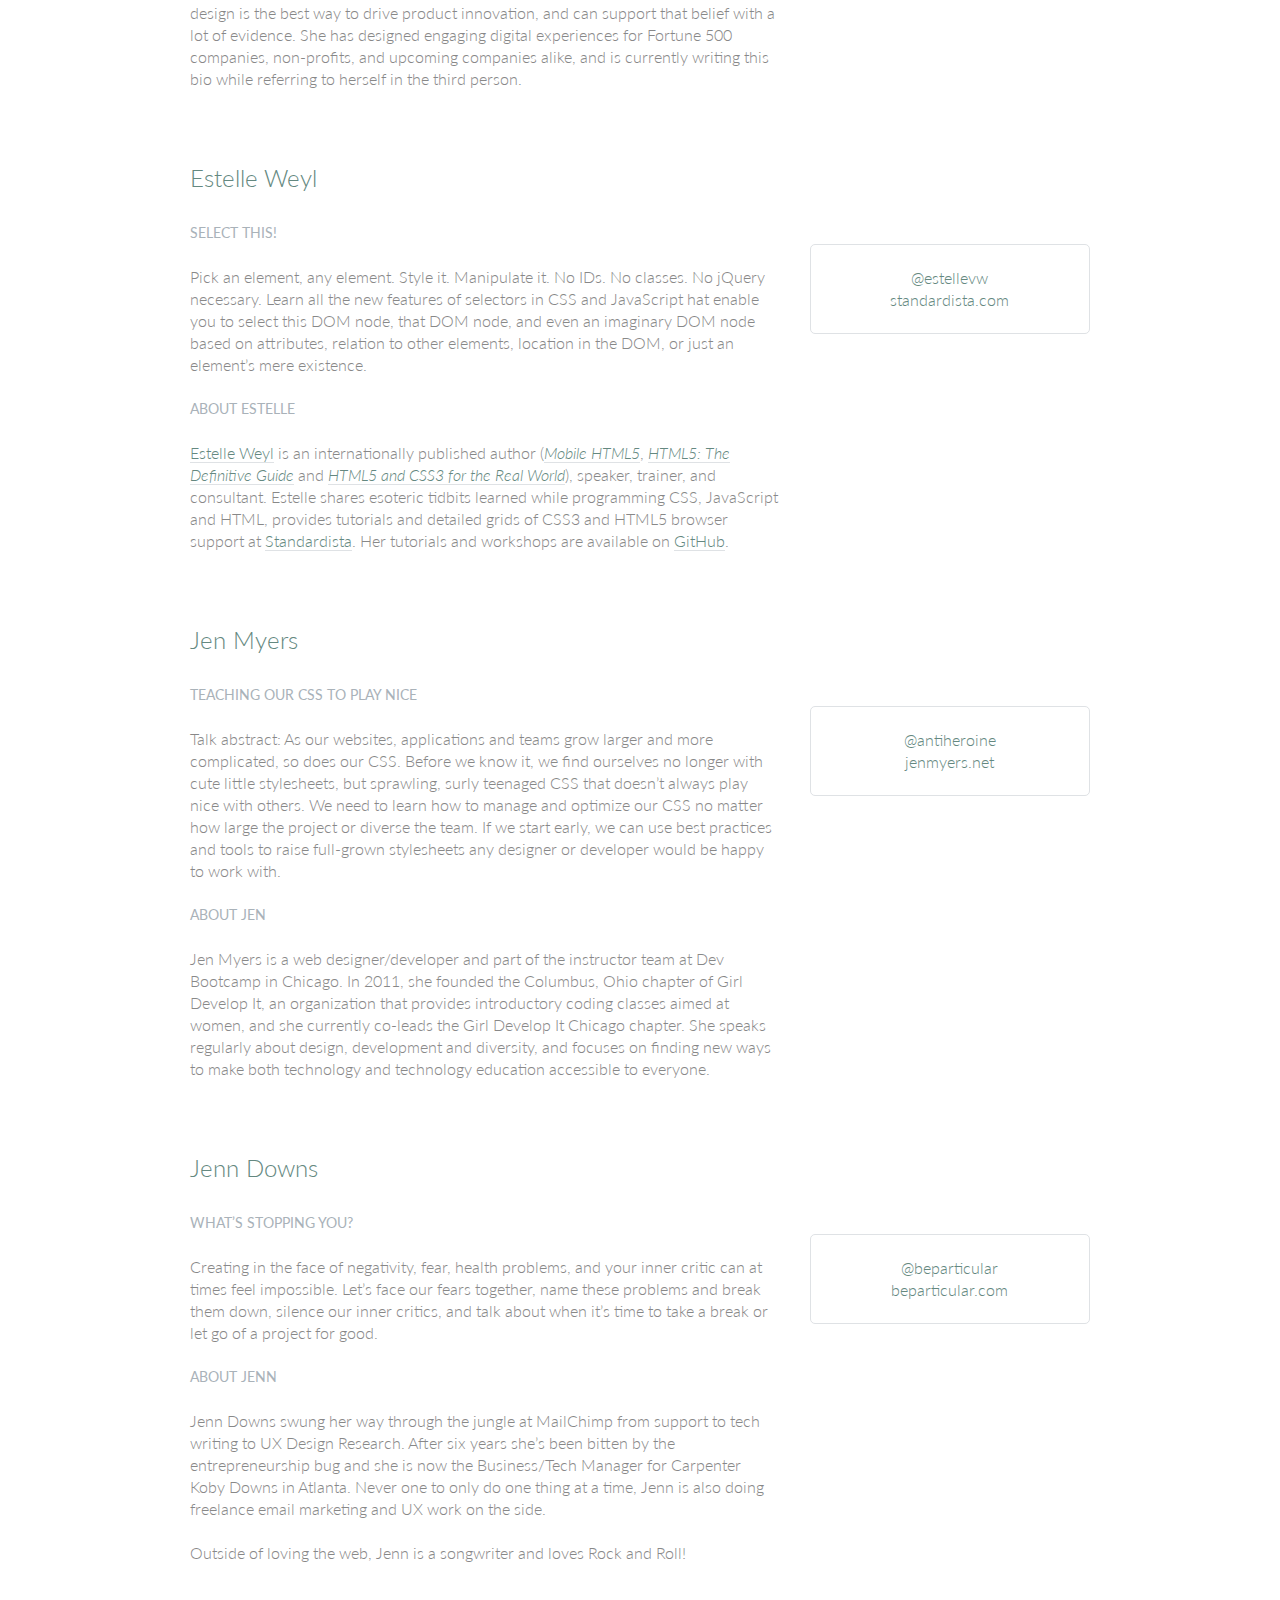
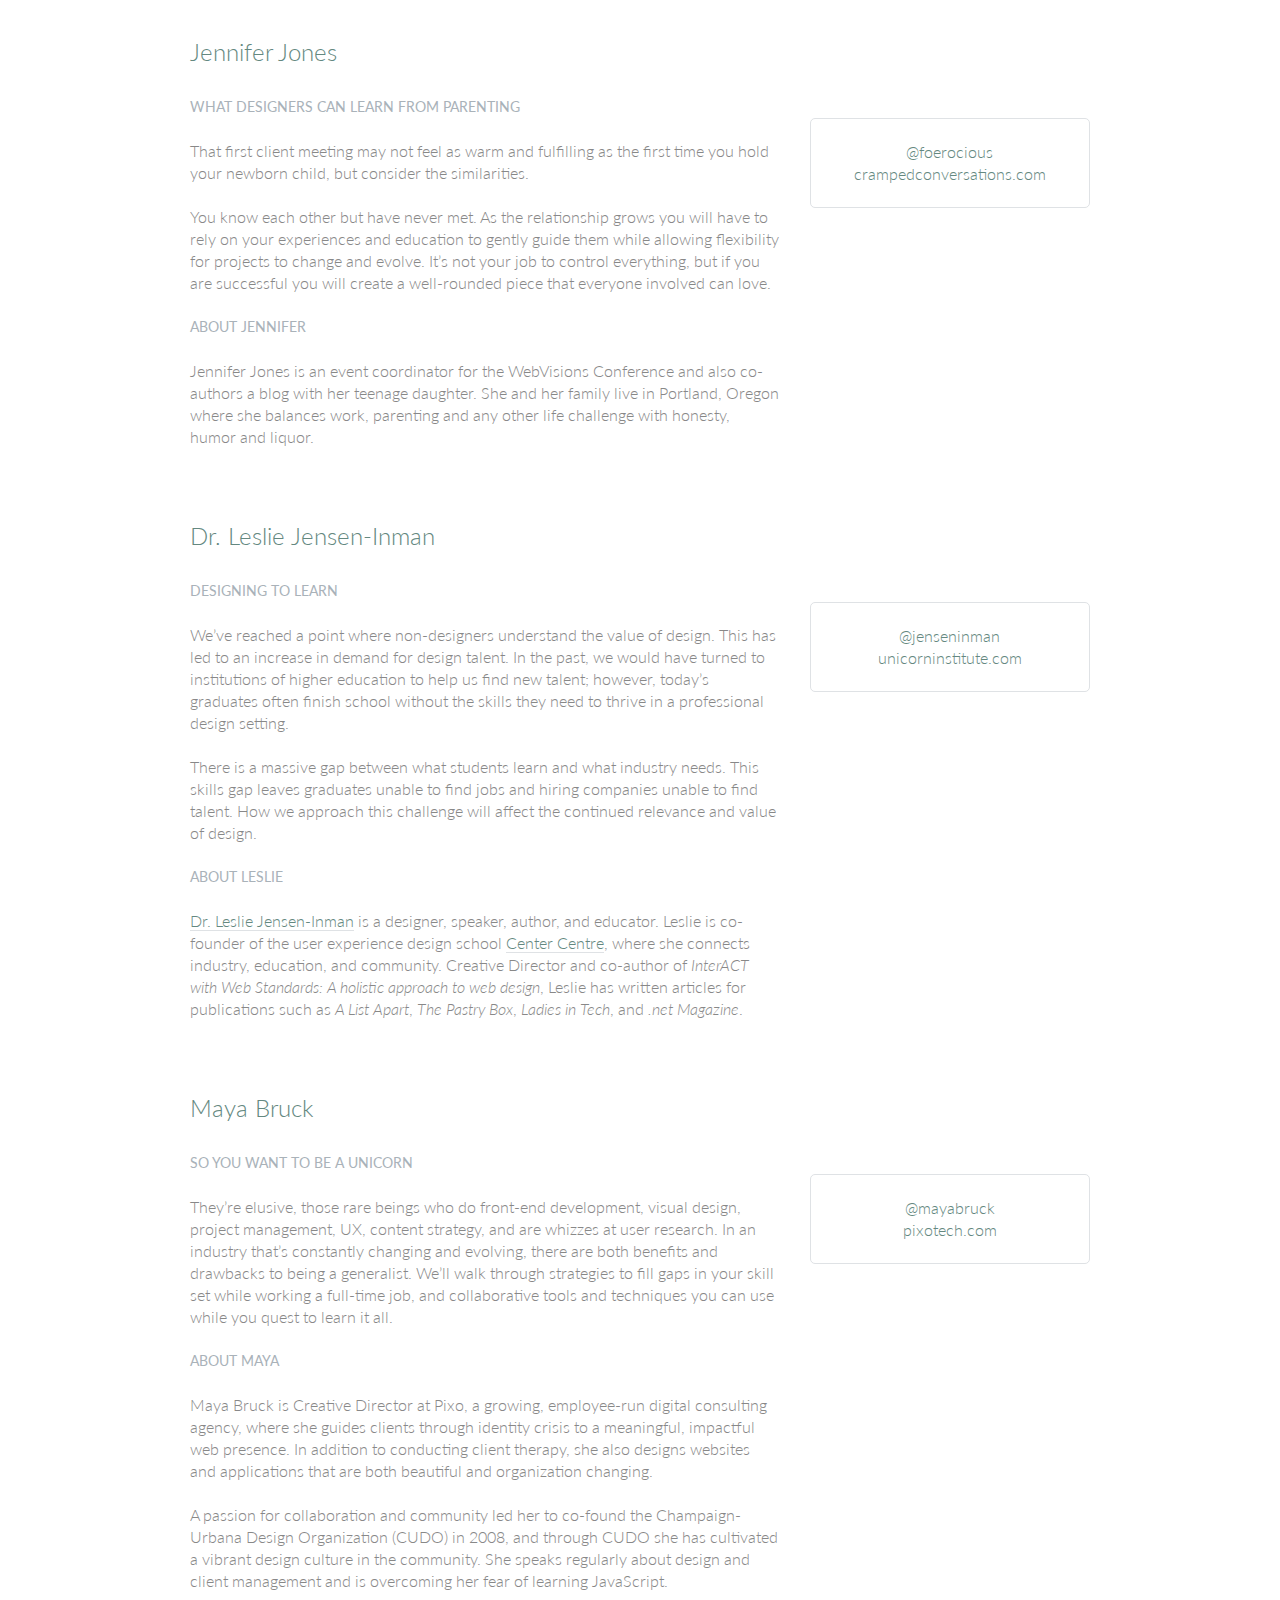
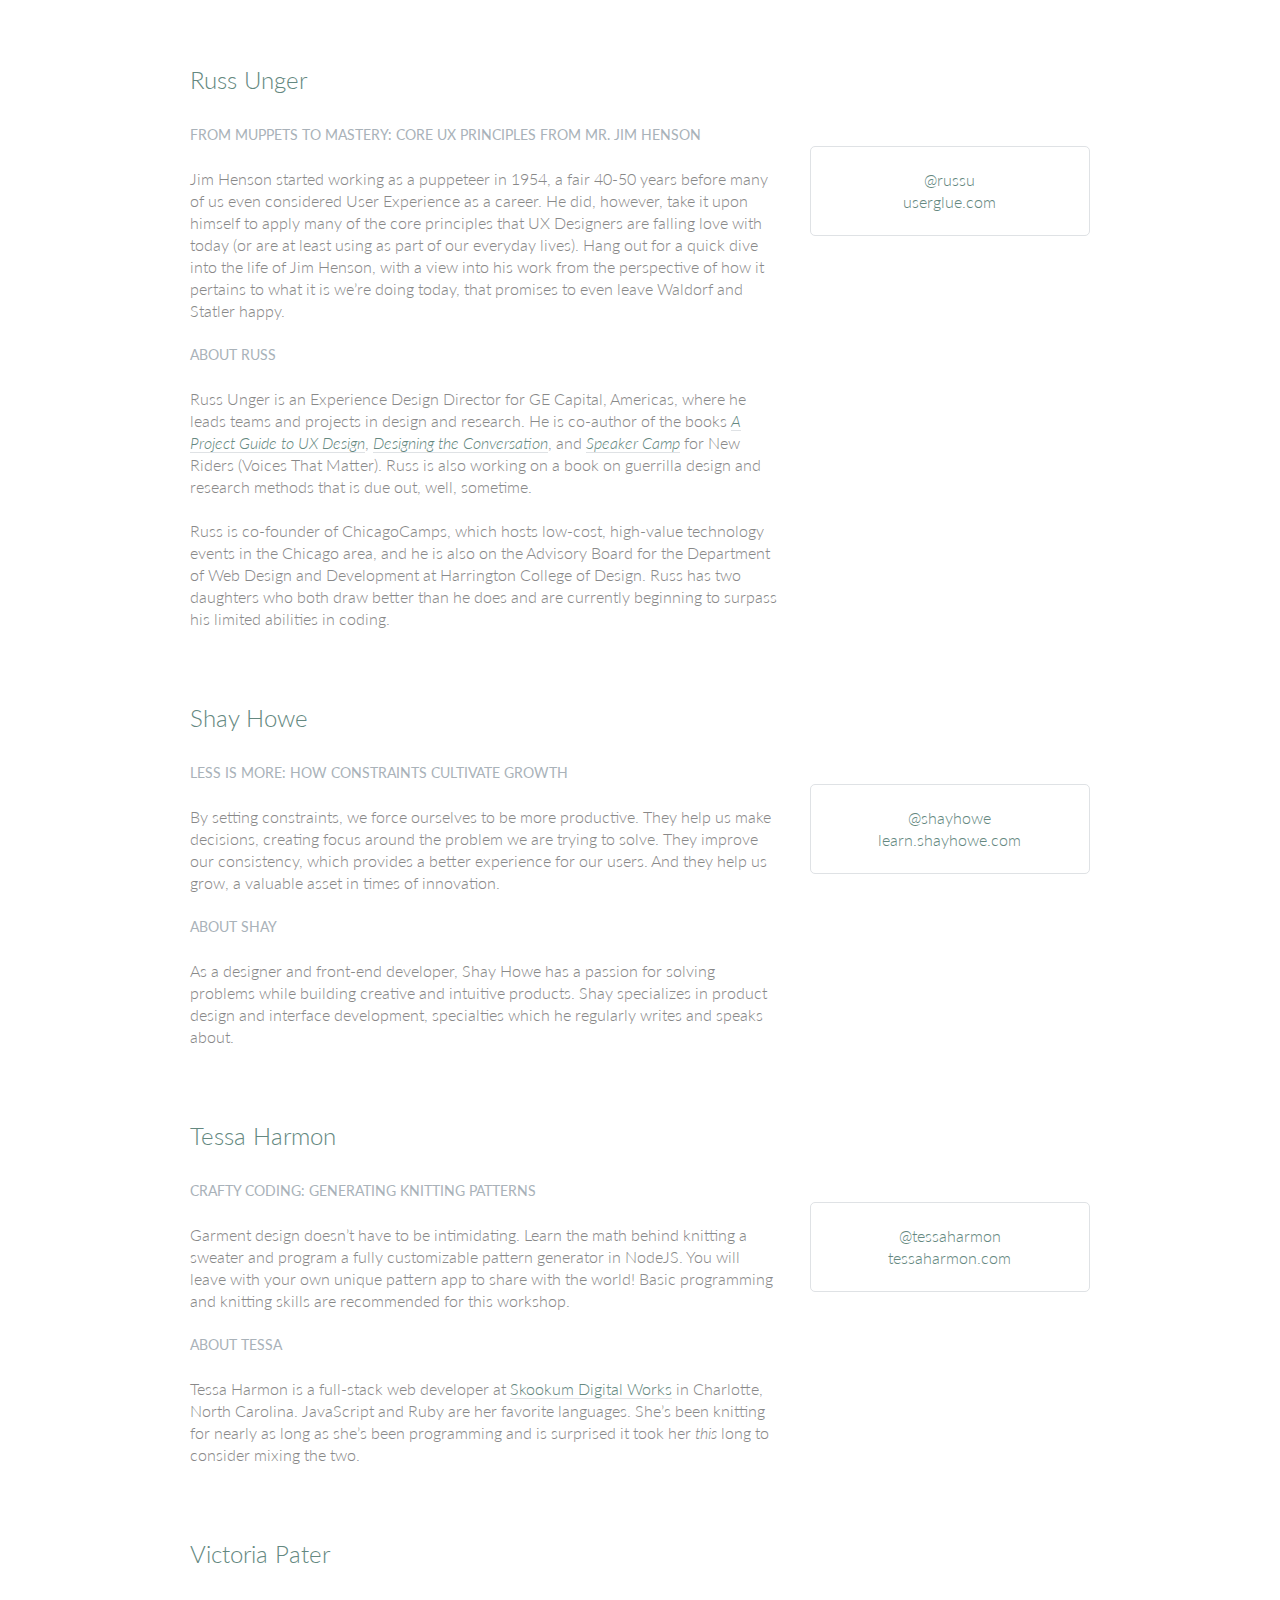
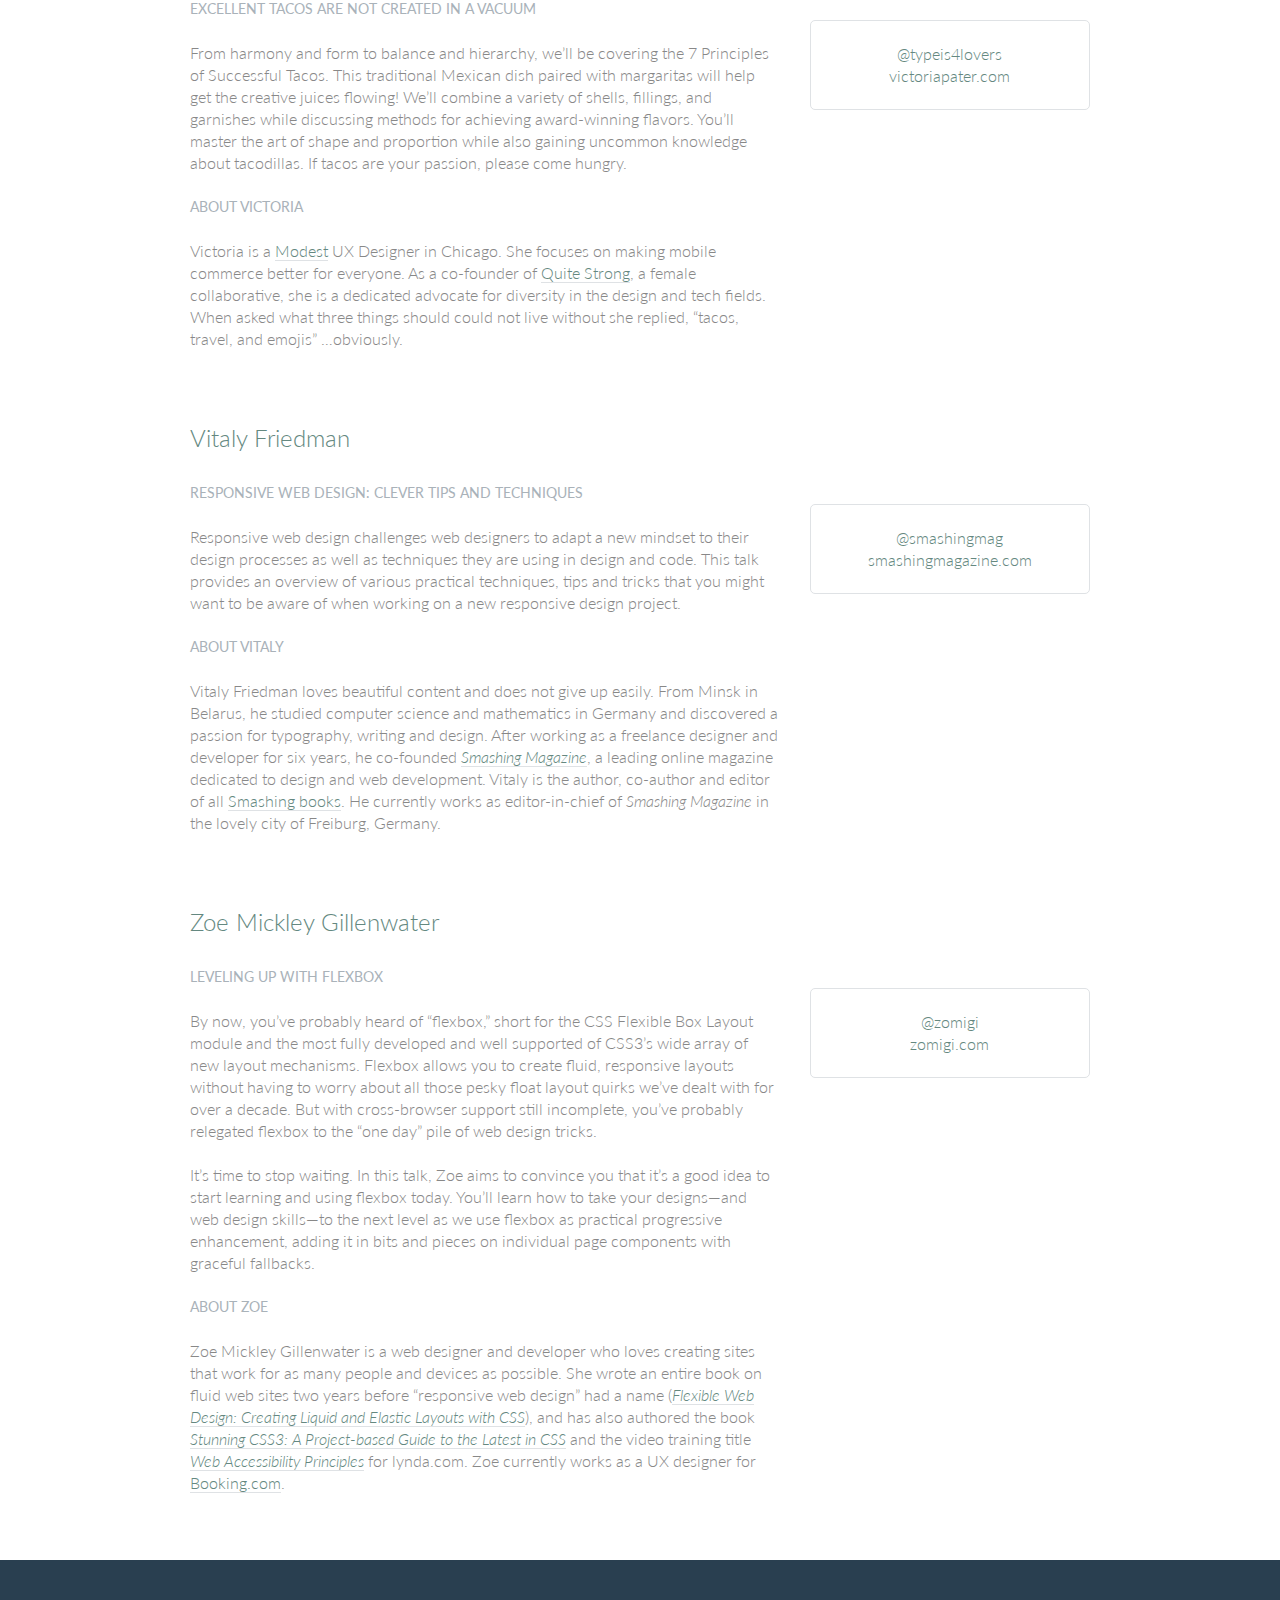
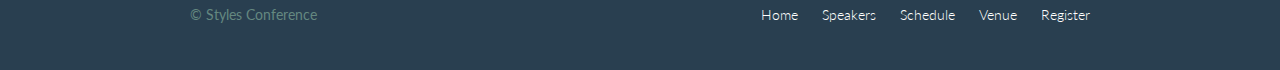
<file: frontend_prep/styles_conference_site/speakers.html>
<!DOCTYPE html>
<html lang="en">

  <head>
    <meta charset="utf-8">
    <title>Speakers | Styles Conference</title>
    <link rel="stylesheet" href="assets/stylesheets/main.css">
    <link rel="stylesheet" href="http://fonts.googleapis.com/css?family=Lato:100,300,400">
  </head>

  <body>

    <!-- Header -->

    <header class="primary-header container group">

      <h1 class="logo">
        <a href="index.html">Styles <br> Conference</a>
      </h1>

      <h3 class="tagline">August 24&ndash;26th &mdash; Chicago, IL</h3>

      <nav class="nav primary-nav">
         <ul>
           <li><a href="index.html">Home</a></li>
           <li><a href="speakers.html">Speakers</a></li>
           <li><a href="schedule.html">Schedule</a></li>
           <li><a href="venue.html">Venue</a> </li>
           <li><a href="register.html">Register</a></li>
         </ul>
       </nav>
    </header>

    <!-- Lead -->

    <section class="row-alt">
      <div class="lead container">

        <h1>Speakers</h1>

        <p>We&#8217;re happy to welcome over twenty speakers to present on the industry&#8217;s latest technologies. Prepare for an inspiration extravaganza.</p>

      </div>
    </section>
    
    <!-- Speakers -->
    

    <section class="row">
      <div class="grid">

        <!-- Aaron Irizarry -->

        <section class="speaker" id="aaron-irizarry">

          <div class="col-2-3">

            <h2>Aaron Irizarry</h2>
            <h5>Designing a Culture of Design</h5>

            <p>Workplace culture doesn&#8217;t start with beanbags, foosball tables, or a beer fridge, and it doesn&#8217;t end with neckties, PCs, or big corporations. It&#8217;s the unwritten rules, behavior, beliefs, and the motivations that enable good work to get done, or it&#8217;s what stifles a workforce. For design to be most effective and for designers to feel valued, we need to work in a culture that embraces design and allows it to succeed.</p>

            <p>In Aaron&#8217;s session he will explore how to recognize the traits of organizations that *get* design, both large and small. He will share what those teams, departments, and companies have that others don&#8217;t, and more importantly, how to begin to change your own workplace&#8217;s culture. Once you&#8217;ve worked within a culture of design it&#8217;s almost impossible to imagine yourself anywhere else.</p>

            <h5>About Aaron</h5>

            <p>Aaron Irizarry is a Senior Product Designer for Nasdaq OMX, a lover of heavy metal, a foodie, and a master of BBQ arts. You can find some of his thoughts and presentations on the conversation surrounding design over at <a href="http://www.discussingdesign.com/">discussingdesign.com</a>.</p>

          </div><!--

          --><aside class="col-1-3">
            <div class="speaker-info">

              <ul>
                <li><a href="https://twitter.com/aaroni">@aaroni</a></li>
                <li><a href="http://www.thisisaaronslife.com/">thisisaaronslife.com</a></li>
              </ul>

            </div>
          </aside>

        </section>

        <!-- Adam Connor -->

        <section class="speaker" id="adam-connor">

          <div class="col-2-3">

            <h2>Adam Connor</h2>
            <h5>Lights! Camera! Interaction! Design Inspiration from Filmmakers</h5>

            <p>Films succeed in evoking responses and engaging audiences only with a combination of well-written narrative and effective storytelling technique. It&#8217;s the filmmaker&#8217;s job to put this together. To do so they&#8217;ve developed processes, tools and techniques that allow them to focus attention, emphasize information, foreshadow and produce the many elements that together comprise a well-told story.</p>

            <p>With this workshop, we&#8217;ll revisit the topic of using stories in design and expand on the technical aspects used in film to communicate. We&#8217;ll look at some tools used in film, such as cinematic patterns, beat sheets, and storyboards. We&#8217;ll consider why they&#8217;re used and how we might look to them for inspiration.</p>

            <h5>About Adam</h5>

            <p>Adam Connor is a designer, illustrator and speaker passionate about collaboration, communication, creativity and storytelling. As an Experience Design Director with Mad*Pow, Adam combines 10+ years of experience in interaction and experience design with a background in computer science, film, and animation to create effective and easy-to-use digital products and services. He believes that no matter how utilitarian a tool is, at the core of its creation lies a story; uncovering that story is key to its success. Occasionally, he shares his perspectives on design at <a href="http://adamconnor.com/">adamconnor.com</a> and <a href="http://www.discussingdesign.com/">discussingdesign.com</a>.</p>

          </div><!--

          --><aside class="col-1-3">
            <div class="speaker-info">

              <ul>
                <li><a href="https://twitter.com/adamconnor">@adamconnor</a></li>
                <li><a href="http://adamconnor.com/">adamconnor.com</a></li>
              </ul>

            </div>
          </aside>

        </section>

        <!-- AJ Self -->

        <section class="speaker" id="aj-self">

          <div class="col-2-3">

            <h2>AJ Self</h2>
            <h5>(You Should Be) Testing Your JavaScript</h5>

            <p>JavaScript applications frequently utilize battle-tested libraries like jQuery, AngularJS, Backbone.js and more, but how can we be sure that our code is ready for production? This talk will share tips on how writing tests can be written easily and quickly and how to remove buggy code through testing.</p>

            <h5>About AJ</h5>

            <p>AJ is a software engineer specializing in JavaScript working at Belly in Chicago. Lately he has been writing applications with AngularJS and loving it. When not coding he is out loving the outdoors with his dog, Sunshine.</p>

          </div><!--

          --><aside class="col-1-3">
            <div class="speaker-info">

              <ul>
                <li><a href="https://twitter.com/ajself">@ajself</a></li>
                <li><a href="http://www.ajself.com/">ajself.com</a></li>
              </ul>

            </div>
          </aside>

        </section>

        <!-- Arman Ghosh -->

        <section class="speaker" id="arman-ghosh">

          <div class="col-2-3">

            <h2>Arman Ghosh</h2>
            <h5>Designing Deals: How Good Design Drives Sales</h5>

            <p>Perception influences decisions, especially when it comes to selling products and services. Learn why before you even start sales conversations; good, thoughtful design and presentation will define you and your ability to close deals.</p>

            <h5>About Arman</h5>

            <p>Arman is an entrepreneur who has his roots planted in building aggressive sales and revenue-generating teams. Having built out national sales and operations teams in the B2B and consumer spaces, his focus has been driving aggressive growth for technology-based companies. He has an extensive operating background and has built a career disrupting sales processes and approaches with companies doing the same in their respective technology spaces.</p>

          </div><!--

          --><aside class="col-1-3">
            <div class="speaker-info">

              <ul>
                <li><a href="https://twitter.com/armanghosh">@armanghosh</a></li>
              </ul>

            </div>
          </aside>

        </section>

        <!-- Bermon Painter -->

        <section class="speaker" id="bermon-painter">

          <div class="col-2-3">

            <h2>Bermon Painter</h2>
            <h5>Death to Wireframes: Long Live Rapid Prototyping</h5>

            <p>Static wireframes are a drag on the whole design process. Prototyping makes things a little better by allowing you to stitch together static wireframes or mockups while adding basic interactions. Rapid prototyping with HTML, CSS, and JavaScript is even better and faster; it increases collaboration and improves the iteration process. Kill your wireframes. Long live rapid prototyping.</p>

            <h5>About Bermon</h5>

            <p>Bermon is the organizer of various community groups for user experience designers and front-end developers, and the organizer of Blend Conference, a three-day, multi-track event for user experience strategists, designers and developers. He also leads the user experience team for Cardinal Solutions&#8217; Charlotte office, where he consults with large enterprise clients on interesting problems across user experience, design and front-end development.</p>

          </div><!--

          --><aside class="col-1-3">
            <div class="speaker-info">

              <ul>
                <li><a href="https://twitter.com/bermonpainter">@bermonpainter</a></li>
                <li><a href="http://bermonpainter.com/">bermonpainter.com</a></li>
              </ul>

            </div>
          </aside>

        </section>

        <!-- Brad Smith -->

        <section class="speaker" id="brad-smith">

          <div class="col-2-3">

            <h2>Brad Smith</h2>
            <h5>What Designers and Strategists Can Learn from Dick Fosbury</h5>

            <p>Dick Fosbury is an American track and field athlete who challenged the conventional approach to the high jump with an unorthodox &#8220;back first&#8221; technique that became known as the Fosbury Flop. His innovative approach to a sport that seemed to have reached its limits was ridiculed at first, with sportswriters labeling him &#8220;the world&#8217;s laziest high jumper&#8221; &#8212; but today variations of the Fosbury Flop are used by almost every high jumper.</p>

            <p>We need to challenge conventions, too. Many of the design conventions used in web, mobile and device interfaces have evolved from systems and processes that no longer connect with our audiences&#8217; realities: a floppy disk as a metaphor to &#8220;save&#8221; information, push buttons as control devices and typography standards derived from mechanical typesetting.</p>

            <p>As designers and strategists, we need to think like Dick Fosbury, to deconstruct analogues, and to free ourselves from outdated ideas so that we can develop the new interfaces and interactions of the future.</p>

            <h5>About Brad</h5>

            <p>Brad Smith is executive director for WebVisions, a conference that explores the future of the web. Most recently he launched &#8220;The Institute for Social Good,&#8221; an organization that connects non-profits with volunteers willing to spend a day building awesome web and mobile apps to change the world for the better.</p>

          </div><!--

          --><aside class="col-1-3">
            <div class="speaker-info">

              <ul>
                <li><a href="http://www.webvisionsevent.com/">webvisionsevent.com</a></li>
                <li><a href="http://www.instituteforsocialgood.org/">instituteforsocialgood.org</a></li>
              </ul>

            </div>
          </aside>

        </section>

        <!-- Candi Lemoine -->

        <section class="speaker" id="candi-lemoine">

          <div class="col-2-3">

            <h2>Candi Lemoine</h2>
            <h5>Making Remote Development Work</h5>

            <p>It&#8217;s not uncommon for developers and designers to work from home. There are also a few companies that have multiple offices. Working for a business that spans three different time zones, Candi Lemoine will show how you make cross-office collaboration work. She will suggest various helpful tools because constant communication is key.</p>

            <h5>About Candi</h5>

            <p>Candi Lemoine is a User Interface Developer at Dominion Marine Media as well as a Customer Advocate at A Book Apart. Aside from researching about user experience and design patterns, she also loves mentoring college students about the front-end side of the web. She also enjoys participating in hackathons with other co-workers and students.</p>

          </div><!--

          --><aside class="col-1-3">
            <div class="speaker-info">

              <ul>
                <li><a href="https://twitter.com/candicodeit">@candicodeit</a></li>
                <li><a href="http://candicode.it/">candicode.it</a></li>
              </ul>

            </div>
          </aside>

        </section>

        <!-- Carolyn Chandler -->

        <section class="speaker" id="carolyn-chandler">

          <div class="col-2-3">

            <h2>Carolyn Chandler</h2>
            <h5>The Business of Play</h5>

            <p>Play isn&#8217;t just for kids and heavy gamers. Anyone with a Foursquare account knows that &#8211; and the stickiness of a badge and a leaderboard. But a good, playful user experience isn&#8217;t about those surface elements either &#8211; it&#8217;s about creating an environment with well-understood rules, meaningful objectives, and a sense of fun. Whether you&#8217;re trying to encourage people &#8211; or yourself &#8211; to save money or to lose weight, a focus on game mechanics and play could be the trump card you&#8217;re looking for.</p>

            <h5>About Carolyn</h5>

            <p>Carolyn Chandler has been working in the field of User Experience Design for over 14 years. She was an adjunct professor at DePaul University and is the UX Design Instructor at The Starter League, where she first developed her activity-based approach for teaching core design concepts. Carolyn is the co-founder of The School for Digital Craftsmanship and co-author of two books, <cite>A Project Guide to UX Design</cite> and <cite>Adventures in Experience Design</cite>.</p>

          </div><!--

          --><aside class="col-1-3">
            <div class="speaker-info">

              <ul>
                <li><a href="https://twitter.com/chanan">@chanan</a></li>
                <li><a href="http://www.dhalo.com/">dhalo.com</a></li>
              </ul>

            </div>
          </aside>

        </section>

        <!-- Chris Mills -->

        <section class="speaker" id="chris-mills">

          <div class="col-2-3">

            <h2>Chris Mills</h2>
            <h5>Heavy Metal Coding</h5>

            <p>In this unconventional talk, Chris Mills will encourage you to pick up some drum sticks in addition to your laptop, and beat out a rhythm of learning &#8211; both of code and drum beats! You&#8217;ll learn basic JavaScript and CSS, plus beginner&#8217;s heavy metal drum patterns. The two are a marriage made in heaven, as nothing is a better antidote to code frustration than beating seven shades of **** out of a drum kit.</p>

            <h5>About Chris</h5>

            <p>Chris Mills is a Senior Tech Writer at Mozilla, where he writes docs and demos about open web apps, Firefox OS and related subjects. He loves tinkering around with HTML, CSS, JavaScript and other web technologies, and gives occasional tech talks at conferences and universities.</p>

          </div><!--

          --><aside class="col-1-3">
            <div class="speaker-info">

              <ul>
                <li><a href="https://twitter.com/chrisdavidmills">@chrisdavidmills</a></li>
                <li><a href="https://developer.mozilla.org/">developer.mozilla.org</a></li>
              </ul>

            </div>
          </aside>

        </section>

        <!-- Dan Denney -->

        <section class="speaker" id="dan-denney">

          <div class="col-2-3">

            <h2>Dan Denney</h2>
            <h5>Creating HTML Emails Can Be Fun</h5>

            <p>In this presentation Dan will share techniques on how to send awesome messages using CSS, media queries and everyone&#8217;s favorite HTML element: tables. The fun part comes in the tools available for automation and testing to make it feel less like 1999.</p>

            <h5>About Dan</h5>

            <p>Dan is a front-end dev at Envy Labs, where he works on client projects and Code School. He has been called a &#8220;seriously good copy and paster&#8221; and he puts those skills to use as he spends his days learning, unlearning and relearning how to build things for the web.</p>

          </div><!--

          --><aside class="col-1-3">
            <div class="speaker-info">

              <ul>
                <li><a href="https://twitter.com/dandenney">@dandenney</a></li>
                <li><a href="http://dandenney.com/">dandenney.com</a></li>
              </ul>

            </div>
          </aside>

        </section>

        <!-- Darby Frey -->

        <section class="speaker" id="darby-frey">

          <div class="col-2-3">

            <h2>Darby Frey</h2>
            <h5>Building a Mobile Layout</h5>

            <p>Designing for mobile is challenging. With the ever-changing landscape of devices and screen sizes, there is no way to predict every possible canvas we will be designing for. Luckily, there are a few tools at our disposal that allow us to be confident in our designs.</p>

            <p>In this session we will introduce some of these tools and dive into some code to see how they can be used to create designs that look great on any device.</p>

            <h5>About Darby</h5>

            <p>Darby Frey is a software engineer and consultant who has worked on web and mobile applications for many clients including Groupon, Toyota, Paramount Pictures and others. Currently he is working with Belly in Chicago to create the world&#8217;s best customer loyalty platform. He can be found on Twitter at <a href="https://twitter.com/darbyfrey">@darbyfrey</a>.</p>

          </div><!--

          --><aside class="col-1-3">
            <div class="speaker-info">

              <ul>
                <li><a href="https://twitter.com/darbyfrey">@darbyfrey</a></li>
                <li><a href="http://darbyfrey.com/">darbyfrey.com</a></li>
              </ul>

            </div>
          </aside>

        </section>

        <!-- Erica Decker -->

        <section class="speaker" id="erica-decker">

          <div class="col-2-3">

            <h2>Erica Decker</h2>
            <h5>What Disney Can Teach You about User Experience Design</h5>

            <p>From the creation of the 1937 film <cite>Snow White and the Seven Dwarves</cite>, to newer animated films such as <cite>The Princess and the Frog</cite>, to the branded &#8220;Wonderful World of Disney&#8221; itself, the Disney empire has been built upon a design ecosystem. Each film, theme park, or cruise shares a holistic view of a perfect world across time and cultures. Within each experience, the same beloved character traits are highlighted, similar visual and animation styles are used, and the same story and musical techniques are leveraged to bring the audience to an emotional place. This helps make the user experience familiar and nostalgic, and lightens the audience&#8217;s cognitive load to promote enjoyment. Join Erica as she highlights Disney&#8217;s user experience techniques and outlines how you can use them to design an ecosystem that will leave behind a lasting legacy, even while waiting in an extremely long line.</p>

            <h5>About Erica</h5>

            <p>Erica Decker is a designer, developer, and speaker with a passion for technology, challenges, and all things design. She believes that fast-paced, iterative, holistic design is the best way to drive product innovation, and can support that belief with a lot of evidence. She has designed engaging digital experiences for Fortune 500 companies, non-profits, and upcoming companies alike, and is currently writing this bio while referring to herself in the third person.</p>

          </div><!--

          --><aside class="col-1-3">
            <div class="speaker-info">

              <ul>
                <li><a href="http://ericadecker.com/">ericadecker.com</a></li>
              </ul>

            </div>
          </aside>

        </section>

        <!-- Estelle Weyl -->

        <section class="speaker" id="estelle-weyl">

          <div class="col-2-3">

            <h2>Estelle Weyl</h2>
            <h5>Select This!</h5>

            <p>Pick an element, any element. Style it. Manipulate it. No IDs. No classes. No jQuery necessary. Learn all the new features of selectors in CSS and JavaScript hat enable you to select this DOM node, that DOM node, and even an imaginary DOM node based on attributes, relation to other elements, location in the DOM, or just an element&#8217;s mere existence.</p>

            <h5>About Estelle</h5>

            <p><a href="https://twitter.com/estellevw">Estelle Weyl</a> is an internationally published author (<cite><a href="http://shop.oreilly.com/product/0636920021711.do">Mobile HTML5</a></cite>, <cite><a href="http://shop.oreilly.com/product/0636920018063.do">HTML5: The Definitive Guide</a></cite> and <cite><a href="http://shop.oreilly.com/product/9780980846904.do">HTML5 and CSS3 for the Real World</a></cite>), speaker, trainer, and consultant. Estelle shares esoteric tidbits learned while programming CSS, JavaScript and HTML, provides tutorials and detailed grids of CSS3 and HTML5 browser support at <a href="http://www.standardista.com/">Standardista</a>. Her tutorials and workshops are available on <a href="http://estelle.github.io/">GitHub</a>.</p>

          </div><!--

          --><aside class="col-1-3">
            <div class="speaker-info">

              <ul>
                <li><a href="https://twitter.com/estellevw">@estellevw</a></li>
                <li><a href="http://standardista.com/">standardista.com</a></li>
              </ul>

            </div>
          </aside>

        </section>

        <!-- Jen Myers -->

        <section class="speaker" id="jen-myers">

          <div class="col-2-3">

            <h2>Jen Myers</h2>
            <h5>Teaching Our CSS to Play Nice</h5>

            <p>Talk abstract: As our websites, applications and teams grow larger and more complicated, so does our CSS. Before we know it, we find ourselves no longer with cute little stylesheets, but sprawling, surly teenaged CSS that doesn&#8217;t always play nice with others. We need to learn how to manage and optimize our CSS no matter how large the project or diverse the team. If we start early, we can use best practices and tools to raise full-grown stylesheets any designer or developer would be happy to work with.</p>

            <h5>About Jen</h5>

            <p>Jen Myers is a web designer/developer and part of the instructor team at Dev Bootcamp in Chicago. In 2011, she founded the Columbus, Ohio chapter of Girl Develop It, an organization that provides introductory coding classes aimed at women, and she currently co-leads the Girl Develop It Chicago chapter. She speaks regularly about design, development and diversity, and focuses on finding new ways to make both technology and technology education accessible to everyone.</p>

          </div><!--

          --><aside class="col-1-3">
            <div class="speaker-info">

              <ul>
                <li><a href="https://twitter.com/antiheroine">@antiheroine</a></li>
                <li><a href="http://jenmyers.net/">jenmyers.net</a></li>
              </ul>

            </div>
          </aside>

        </section>

        <!-- Jenn Downs -->

        <section class="speaker" id="jenn-downs">

          <div class="col-2-3">

            <h2>Jenn Downs</h2>
            <h5>What&#8217;s Stopping You?</h5>

            <p>Creating in the face of negativity, fear, health problems, and your inner critic can at times feel impossible. Let&#8217;s face our fears together, name these problems and break them down, silence our inner critics, and talk about when it&#8217;s time to take a break or let go of a project for good.</p>

            <h5>About Jenn</h5>

            <p>Jenn Downs swung her way through the jungle at MailChimp from support to tech writing to UX Design Research. After six years she&#8217;s been bitten by the entrepreneurship bug and she is now the Business/Tech Manager for Carpenter Koby Downs in Atlanta. Never one to only do one thing at a time, Jenn is also doing freelance email marketing and UX work on the side.</p>

            <p>Outside of loving the web, Jenn is a songwriter and loves Rock and Roll!</p>

          </div><!--

          --><aside class="col-1-3">
            <div class="speaker-info">

              <ul>
                <li><a href="https://twitter.com/beparticular">@beparticular</a></li>
                <li><a href="http://beparticular.com/">beparticular.com</a></li>
              </ul>

            </div>
          </aside>

        </section>

        <!-- Jennifer Jones -->

        <section class="speaker" id="jennifer-jones">

          <div class="col-2-3">

            <h2>Jennifer Jones</h2>
            <h5>What Designers Can Learn from Parenting</h5>

            <p>That first client meeting may not feel as warm and fulfilling as the first time you hold your newborn child, but consider the similarities.</p>

            <p>You know each other but have never met. As the relationship grows you will have to rely on your experiences and education to gently guide them while allowing flexibility for projects to change and evolve. It&#8217;s not your job to control everything, but if you are successful you will create a well-rounded piece that everyone involved can love.</p>

            <h5>About Jennifer</h5>

            <p>Jennifer Jones is an event coordinator for the WebVisions Conference and also co-authors a blog with her teenage daughter. She and her family live in Portland, Oregon where she balances work, parenting and any other life challenge with honesty, humor and liquor.</p>

          </div><!--

          --><aside class="col-1-3">
            <div class="speaker-info">

              <ul>
                <li><a href="https://twitter.com/Foerocious">@foerocious</a></li>
                <li><a href="http://crampedconversations.com/">crampedconversations.com</a></li>
              </ul>

            </div>
          </aside>

        </section>

        <!-- Leslie Jensen-Inman -->

        <section class="speaker" id="leslie-jensen-inman">

          <div class="col-2-3">

            <h2>Dr. Leslie Jensen-Inman</h2>
            <h5>Designing to Learn</h5>

            <p>We&#8217;ve reached a point where non-designers understand the value of design. This has led to an increase in demand for design talent. In the past, we would have turned to institutions of higher education to help us find new talent; however, today&#8217;s graduates often finish school without the skills they need to thrive in a professional design setting.</p>

            <p>There is a massive gap between what students learn and what industry needs. This skills gap leaves graduates unable to find jobs and hiring companies unable to find talent. How we approach this challenge will affect the continued relevance and value of design.</p>

            <h5>About Leslie</h5>

            <p><a href="http://www.jenseninman.com">Dr. Leslie Jensen-Inman</a> is a designer, speaker, author, and educator. Leslie is co-founder of the user experience design school <a href="http://www.centercentre.com">Center Centre</a>, where she connects industry, education, and community. Creative Director and co-author of <cite>InterACT with Web Standards: A holistic approach to web design</cite>, Leslie has written articles for publications such as <cite>A List Apart</cite>, <cite>The Pastry Box</cite>, <cite>Ladies in Tech</cite>, and <cite>.net Magazine</cite>.</p>

          </div><!--

          --><aside class="col-1-3">
            <div class="speaker-info">

              <ul>
                <li><a href="https://twitter.com/jenseninman">@jenseninman</a></li>
                <li><a href="http://unicorninstitute.com/">unicorninstitute.com</a></li>
              </ul>

            </div>
          </aside>

        </section>

        <!-- Maya Bruck -->

        <section class="speaker" id="maya-bruck">

          <div class="col-2-3">

            <h2>Maya Bruck</h2>
            <h5>So You Want to Be a Unicorn</h5>

            <p>They&#8217;re elusive, those rare beings who do front-end development, visual design, project management, UX, content strategy, and are whizzes at user research. In an industry that&#8217;s constantly changing and evolving, there are both benefits and drawbacks to being a generalist. We&#8217;ll walk through strategies to fill gaps in your skill set while working a full-time job, and collaborative tools and techniques you can use while you quest to learn it all.</p>

            <h5>About Maya</h5>

            <p>Maya Bruck is Creative Director at Pixo, a growing, employee-run digital consulting agency, where she guides clients through identity crisis to a meaningful, impactful web presence. In addition to conducting client therapy, she also designs websites and applications that are both beautiful and organization changing.</p>

            <p>A passion for collaboration and community led her to co-found the Champaign-Urbana Design Organization (CUDO) in 2008, and through CUDO she has cultivated a vibrant design culture in the community. She speaks regularly about design and client management and is overcoming her fear of learning JavaScript.</p>

          </div><!--

          --><aside class="col-1-3">
            <div class="speaker-info">

              <ul>
                <li><a href="https://twitter.com/mayabruck">@mayabruck</a></li>
                <li><a href="http://pixotech.com/">pixotech.com</a></li>
              </ul>

            </div>
          </aside>

        </section>

        <!-- Russ Unger -->

        <section class="speaker" id="russ-unger">

          <div class="col-2-3">

            <h2>Russ Unger</h2>
            <h5>From Muppets to Mastery: Core UX Principles from Mr. Jim Henson</h5>

            <p>Jim Henson started working as a puppeteer in 1954, a fair 40-50 years before many of us even considered User Experience as a career. He did, however, take it upon himself to apply many of the core principles that UX Designers are falling love with today (or are at least using as part of our everyday lives). Hang out for a quick dive into the life of Jim Henson, with a view into his work from the perspective of how it pertains to what it is we&#8217;re doing today, that promises to even leave Waldorf and Statler happy.</p>

            <h5>About Russ</h5>

            <p>Russ Unger is an Experience Design Director for GE Capital, Americas, where he leads teams and projects in design and research. He is co-author of the books <cite><a href="http://projectuxd.com/">A Project Guide to UX Design</a></cite>, <cite><a href="http://www.designingtheconversation.com/">Designing the Conversation</a></cite>, and <cite><a href="http://speakercampbook.com/">Speaker Camp</a></cite> for New Riders (Voices That Matter). Russ is also working on a book on guerrilla design and research methods that is due out, well, sometime.</p>

            <p>Russ is co-founder of ChicagoCamps, which hosts low-cost, high-value technology events in the Chicago area, and he is also on the Advisory Board for the Department of Web Design and Development at Harrington College of Design. Russ has two daughters who both draw better than he does and are currently beginning to surpass his limited abilities in coding.</p>

          </div><!--

          --><aside class="col-1-3">
            <div class="speaker-info">

              <ul>
                <li><a href="https://twitter.com/russu">@russu</a></li>
                <li><a href="http://www.userglue.com/">userglue.com</a></li>
              </ul>

            </div>
          </aside>

        </section>

        <!-- Shay Howe -->

        <section class="speaker" id="shay-howe">

          <div class="col-2-3">

            <h2>Shay Howe</h2>
            <h5>Less Is More: How Constraints Cultivate Growth</h5>

            <p>By setting constraints, we force ourselves to be more productive. They help us make decisions, creating focus around the problem we are trying to solve. They improve our consistency, which provides a better experience for our users. And they help us grow, a valuable asset in times of innovation.</p>

            <h5>About Shay</h5>

            <p>As a designer and front-end developer, Shay Howe has a passion for solving problems while building creative and intuitive products. Shay specializes in product design and interface development, specialties which he regularly writes and speaks about.</p>

          </div><!--

          --><aside class="col-1-3">
            <div class="speaker-info">

              <ul>
                <li><a href="https://twitter.com/shayhowe">@shayhowe</a></li>
                <li><a href="http://learn.shayhowe.com/">learn.shayhowe.com</a></li>
              </ul>

            </div>
          </aside>

        </section>

        <!-- Tessa Harmon -->

        <section class="speaker" id="tessa-harmon">

          <div class="col-2-3">

            <h2>Tessa Harmon</h2>
            <h5>Crafty Coding: Generating Knitting Patterns</h5>

            <p>Garment design doesn&#8217;t have to be intimidating. Learn the math behind knitting a sweater and program a fully customizable pattern generator in NodeJS. You will leave with your own unique pattern app to share with the world! Basic programming and knitting skills are recommended for this workshop.</p>

            <h5>About Tessa</h5>

            <p>Tessa Harmon is a full-stack web developer at <a href="http://www.skookum.com/">Skookum Digital Works</a> in Charlotte, North Carolina. JavaScript and Ruby are her favorite languages. She&#8217;s been knitting for nearly as long as she&#8217;s been programming and is surprised it took her <em>this</em> long to consider mixing the two.</p>

          </div><!--

          --><aside class="col-1-3">
            <div class="speaker-info">

              <ul>
                <li><a href="https://twitter.com/tessaharmon">@tessaharmon</a></li>
                <li><a href="http://tessaharmon.com/">tessaharmon.com</a></li>
              </ul>

            </div>
          </aside>

        </section>

        <!-- Victoria Pater -->

        <section class="speaker" id="victoria-pater">

          <div class="col-2-3">

            <h2>Victoria Pater</h2>
            <h5>Excellent Tacos Are Not Created in a Vacuum</h5>

            <p>From harmony and form to balance and hierarchy, we&#8217;ll be covering the 7 Principles of Successful Tacos. This traditional Mexican dish paired with margaritas will help get the creative juices flowing! We&#8217;ll combine a variety of shells, fillings, and garnishes while discussing methods for achieving award-winning flavors. You&#8217;ll master the art of shape and proportion while also gaining uncommon knowledge about tacodillas. If tacos are your passion, please come hungry.</p>

            <h5>About Victoria</h5>

            <p>Victoria is a <a href="http://www.modest.com/">Modest</a> UX Designer in Chicago. She focuses on making mobile commerce better for everyone. As a co-founder of <a href="http://quitestrong.com/">Quite Strong</a>, a female collaborative, she is a dedicated advocate for diversity in the design and tech fields. When asked what three things should could not live without she replied, &#8220;tacos, travel, and emojis&#8221; &#8230;obviously.</p>

          </div><!--

          --><aside class="col-1-3">
            <div class="speaker-info">

              <ul>
                <li><a href="https://twitter.com/typeis4lovers">@typeis4lovers</a></li>
                <li><a href="http://victoriapater.com/">victoriapater.com</a></li>
              </ul>

            </div>
          </aside>

        </section>

        <!-- Vitaly Friedman -->

        <section class="speaker" id="vitaly-friedman">

          <div class="col-2-3">

            <h2>Vitaly Friedman</h2>
            <h5>Responsive Web Design: Clever Tips and Techniques</h5>

            <p>Responsive web design challenges web designers to adapt a new mindset to their design processes as well as techniques they are using in design and code. This talk provides an overview of various practical techniques, tips and tricks that you might want to be aware of when working on a new responsive design project.</p>

            <h5>About Vitaly</h5>

            <p>Vitaly Friedman loves beautiful content and does not give up easily. From Minsk in Belarus, he studied computer science and mathematics in Germany and discovered a passion for typography, writing and design. After working as a freelance designer and developer for six years, he co-founded <cite><a href="http://smashingmagazine.com/">Smashing Magazine</a></cite>, a leading online magazine dedicated to design and web development. Vitaly is the author, co-author and editor of all <a href="https://shop.smashingmagazine.com">Smashing books</a>. He currently works as editor-in-chief of <cite>Smashing Magazine</cite> in the lovely city of Freiburg, Germany.</p>

          </div><!--

          --><aside class="col-1-3">
            <div class="speaker-info">

              <ul>
                <li><a href="https://twitter.com/smashingmag">@smashingmag</a></li>
                <li><a href="http://smashingmagazine.com/">smashingmagazine.com</a></li>
              </ul>

            </div>
          </aside>

        </section>

        <!-- Zoe Mickley Gillenwater -->

        <section id="zoe-mickley-gillenwater">

          <div class="col-2-3">

            <h2>Zoe Mickley Gillenwater</h2>
            <h5>Leveling Up with Flexbox</h5>

            <p>By now, you&#8217;ve probably heard of &#8220;flexbox,&#8221; short for the CSS Flexible Box Layout module and the most fully developed and well supported of CSS3&#8217;s wide array of new layout mechanisms. Flexbox allows you to create fluid, responsive layouts without having to worry about all those pesky float layout quirks we&#8217;ve dealt with for over a decade. But with cross-browser support still incomplete, you&#8217;ve probably relegated flexbox to the &#8220;one day&#8221; pile of web design tricks.</p>

            <p>It&#8217;s time to stop waiting. In this talk, Zoe aims to convince you that it&#8217;s a good idea to start learning and using flexbox today. You&#8217;ll learn how to take your designs—and web design skills—to the next level as we use flexbox as practical progressive enhancement, adding it in bits and pieces on individual page components with graceful fallbacks.</p>

            <h5>About Zoe</h5>

            <p>Zoe Mickley Gillenwater is a web designer and developer who loves creating sites that work for as many people and devices as possible. She wrote an entire book on fluid web sites two years before &#8220;responsive web design&#8221; had a name (<cite><a href="http://www.flexiblewebbook.com/">Flexible Web Design: Creating Liquid and Elastic Layouts with CSS</a></cite>), and has also authored the book <cite><a href="http://www.stunningcss3.com/">Stunning CSS3: A Project-based Guide to the Latest in CSS</a></cite> and the video training title <cite><a href="http://zomigi.com/publications/#pub-accessibility">Web Accessibility Principles</a></cite> for lynda.com. Zoe currently works as a UX designer for <a href="http://www.booking.com/">Booking.com</a>.</p>

          </div><!--

          --><aside class="col-1-3">
            <div class="speaker-info">

              <ul>
                <li><a href="https://twitter.com/zomigi">@zomigi</a></li>
                <li><a href="http://zomigi.com/">zomigi.com</a></li>
              </ul>

            </div>
          </aside>

        </section>

      </div>
    </section>   

    <!-- Footer -->

    <footer class="primary-footer container group">

      <small>&copy; Styles Conference</small>

       <nav class="nav">
         <ul>
           <li><a href="index.html">Home</a></li>
           <li><a href="speakers.html">Speakers</a></li>
           <li><a href="schedule.html">Schedule</a></li>
           <li><a href="venue.html">Venue</a> </li>
           <li><a href="register.html">Register</a></li>
         </ul>
       </nav>
    </footer>

  </body>
</html>
</file>
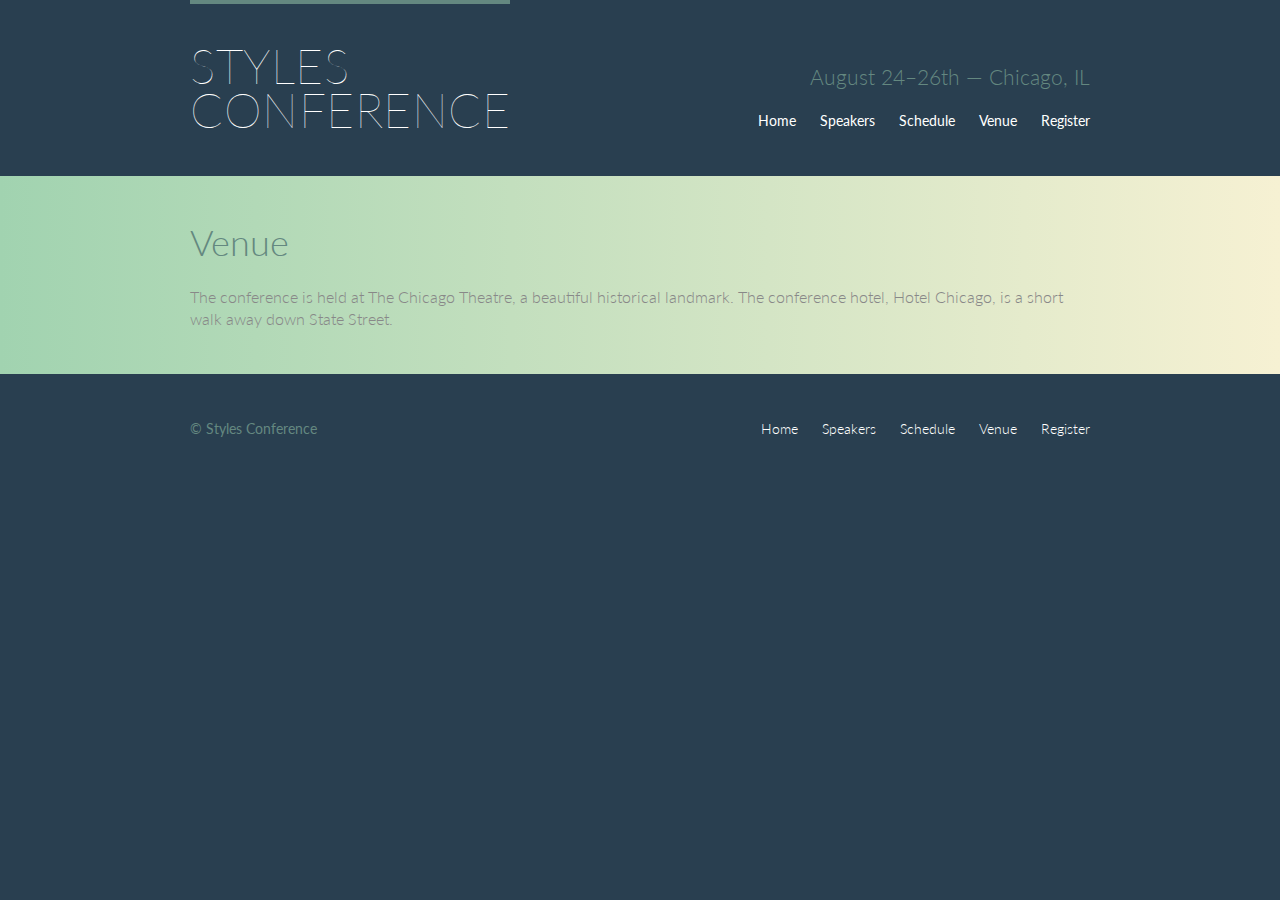
<file: frontend_prep/styles_conference_site/venue.html>
<!DOCTYPE html>
<html lang="en">

  <head>
    <meta charset="utf-8">
    <title>Venue | Styles Conference</title>
    <link rel="stylesheet" href="assets/stylesheets/main.css">
    <link rel="stylesheet" href="http://fonts.googleapis.com/css?family=Lato:100,300,400">
  </head>

  <body>
    <!-- Header -->

    <header class="primary-header container group">

      <h1 class="logo">
        <a href="index.html">Styles <br> Conference</a>
      </h1>

      <h3 class="tagline">August 24&ndash;26th &mdash; Chicago, IL</h3>

     <nav class="nav primary-nav">
       <ul>
         <li><a href="index.html">Home</a></li>
         <li><a href="speakers.html">Speakers</a></li>
         <li><a href="schedule.html">Schedule</a></li>
         <li><a href="venue.html">Venue</a> </li>
         <li><a href="register.html">Register</a></li>
       </ul>
     </nav>

    </header>

    <!-- Lead -->

    <section class="row-alt">
      <div class="lead container">

        <h1>Venue</h1>

        <p>The conference is held at The Chicago Theatre, a beautiful historical landmark. The conference hotel, Hotel Chicago, is a short walk away down State Street.</p>

      </div>
    </section>

    <!-- Footer -->

    <footer class="primary-footer container group">

      <small>&copy; Styles Conference</small>

       <nav class="nav">
       <ul>
         <li><a href="index.html">Home</a></li>
         <li><a href="speakers.html">Speakers</a></li>
         <li><a href="schedule.html">Schedule</a></li>
         <li><a href="venue.html">Venue</a> </li>
         <li><a href="register.html">Register</a></li>
       </ul>
     </nav>

    </footer>

  </body>
</html>
</file>
<file: frontend_prep/style.css>
h1 {
  color: orange;
  text-align: center;
}

p {
  font-size: 14px;
}

#intro {
  font-size: 18px;
}

strong.highlight {
  background-color: #f0f099;
}

.red {
  color: red;
}

.green {
  color: green;
}

.blue {
  color: blue;
}
</file>
<file: frontend_prep/styles_conference_site/assets/stylesheets/main.css>
/*
==========================================================
CSS Reset
==========================================================
*/

/* http://meyerweb.com/eric/tools/css/reset/ 
   v2.0 | 20110126
   License: none (public domain)
*/

html, body, div, span, applet, object, iframe,
h1, h2, h3, h4, h5, h6, p, blockquote, pre,
a, abbr, acronym, address, big, cite, code,
del, dfn, em, img, ins, kbd, q, s, samp,
small, strike, strong, sub, sup, tt, var,
b, u, i, center,
dl, dt, dd, ol, ul, li,
fieldset, form, label, legend,
table, caption, tbody, tfoot, thead, tr, th, td,
article, aside, canvas, details, embed, 
figure, figcaption, footer, header, hgroup, 
menu, nav, output, ruby, section, summary,
time, mark, audio, video {
	margin: 0;
	padding: 0;
	border: 0;
	font-size: 100%;
	font: inherit;
	vertical-align: baseline;
}
/* HTML5 display-role reset for older browsers */
article, aside, details, figcaption, figure, 
footer, header, hgroup, menu, nav, section {
	display: block;
}
body {
	line-height: 1;
}
ol, ul {
	list-style: none;
}
blockquote, q {
	quotes: none;
}
blockquote:before, blockquote:after,
q:before, q:after {
	content: '';
	content: none;
}
table {
	border-collapse: collapse;
	border-spacing: 0;
}

/*
==========================================================
Custom Styles
==========================================================
*/

body {
  background: #293f50;
  color: #888;
  font: 300 16px/22px "Lato", "Open sans", "Helvetica Neue", Helvetica, Arial, sans-serif;
}

/*
==========================================================
Grid
==========================================================
*/

*,
*:before,
*:after {
  -webkit-box-sizing: border-box;
  -moz-box-sizing: border-box;
  box-sizing: border-box;
}

.container,
.grid {
  margin: 0 auto;
  width: 960px;
}

.container {
  padding-left: 30px;
  padding-right: 30px;
}

.grid,
.col-1-3,
.col-2-3 {
  padding-left: 15px;
  padding-right: 15px;
}

.col-1-3,
.col-2-3 {
  display: inline-block;
  vertical-align: top;
}

.col-1-3 {
  width: 33.33%
}

.col-2-3 {
  width: 66.66%
}

/*
==========================================================
Typography
==========================================================
*/

h1, h2, h3, h4, h5, p {
  margin-bottom: 22px;
}

h1, h2, h3, h4 {
  color: #648880;
}

h1 {
  font-size: 36px;
  line-height: 44px;
}
h2 {
  font-size: 24px;
  line-height: 44px;
}
h3 {
  font-size: 21px;
}
h4 {
  font-size: 18px;
}

h5 {
  color: #a9b2b9;
  font-size: 14px;
  font-weight: 400;
  text-transform: uppercase;
}

strong {
  font-weight: 400;
}

cite, em {
  font-style: italic;
}

/*
==========================================================
Links
==========================================================
*/

a {
  color: #648880;
  text-decoration: none;
}

a:hover {
  color: #a9b2b9;
}

p a {
  border-bottom: 1px solid #dfe2e5;
}

/*
==========================================================
Buttons
==========================================================
*/

.btn {
  border-radius: 5px;
  color: #fff;
  font-weight: 400;
  letter-spacing: .5px;
  text-transform: uppercase;
  cursor: pointer;
  display: inline-block;
  margin: 0;
}

.btn-alt {
  border: 1px solid #fff;
  padding: 10px 30px;
}

.btn-alt:hover {
  background: #fff;
  color: #648880;
}

/*
==========================================================
Home
==========================================================
*/

.hero {
  color: #fff;
  line-height: 44px;
  padding: 22px 80px 66px 80px;
  text-align: center;
}

.hero h2 {
  font-size: 36px;
}

.hero p {
  font-size: 24px;
  font-weight: 100;
}

.teaser a:hover h3 {
  color: #a9b2b9;
}

/*
==========================================================
Clearfix
==========================================================
*/

.group:before,
.group:after {
  content: "";
  display: table;
}

.group:after {
  clear: both;
}

.group {
  clear: both;
  *zoom: 1;
}

/*
==========================================================
Primary Header
==========================================================
*/

.logo {
  border-top: 4px solid #648880;
  float: left;
  font-size: 48px;
  font-weight: 100;
  letter-spacing: .5px;
  line-height: 44px;
  padding: 40px 0 22px 0;
  text-transform: uppercase;
}

.tagline {
  margin: 66px 0 22px 0;
  text-align: right;
}

.primary-nav {
  font-size: 14px;
  font-weight: 400;
}

.primary-header a,
.primary-footer a {
  color: #fff;
}

.primary-header a:hover,
.primary-footer a:hover {
  color: #648880;
}

/*
==========================================================
Primary Footer
==========================================================
*/

.primary-footer {
  color: #648880;
  font-size: 14px;
  padding-bottom: 44px;
  padding-top: 44px;
}

.primary-footer small {
  float: left;
  font-weight: 400;
}

/*
==========================================================
Navigation
==========================================================
*/

.nav {
  text-align: right;
}

.nav li {
  display: inline-block;
  margin: 0 10px;
  vertical-align: top;
}

nav li:last-child {
  margin-right: 0;
}

/*
==========================================================
Rows
==========================================================
*/

.row,
.row-alt {
  min-width: 960px;
}

.row {
  background: #fff;
  min-width: 960px;
  padding: 66px 0 44px 0;
}

.row-alt {
  background: #cbe2c1;
  background: -webkit-linear-gradient(to right, #a1d3b0, #f6f1d3);
  background: -moz-linear-gradient(to right, #a1d3b0, #f6f1d3);
  background: linear-gradient(to right, #a1d3b0, #f6f1d3);
  padding: 44px 0 22px 0;
}

/*
==========================================================
Speakers
==========================================================
*/

.speaker-info {
  border: 1px solid #dfe2e5;
  border-radius: 5px;
  margin-top: 88px;
  padding: 22px 0;
  text-align: center;
}

.speaker {
  margin-bottom: 44px;
}
</file>
